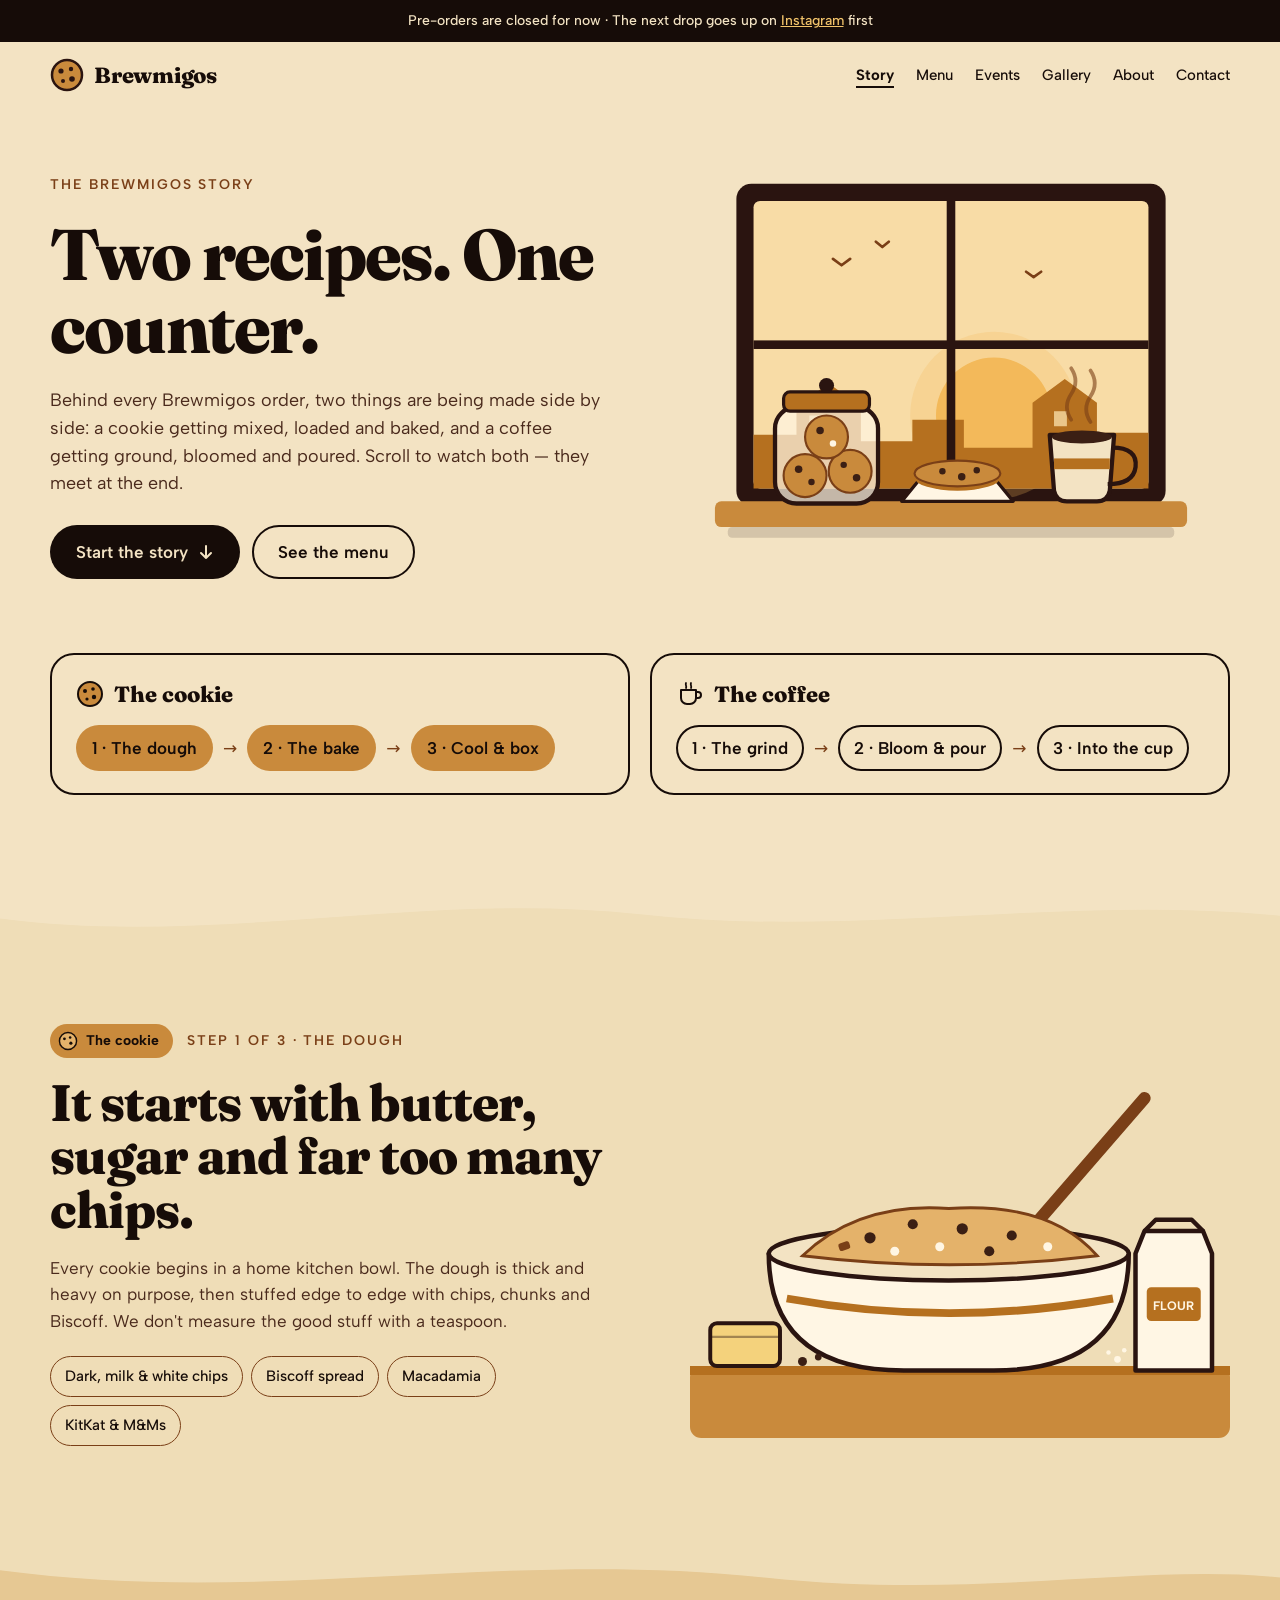
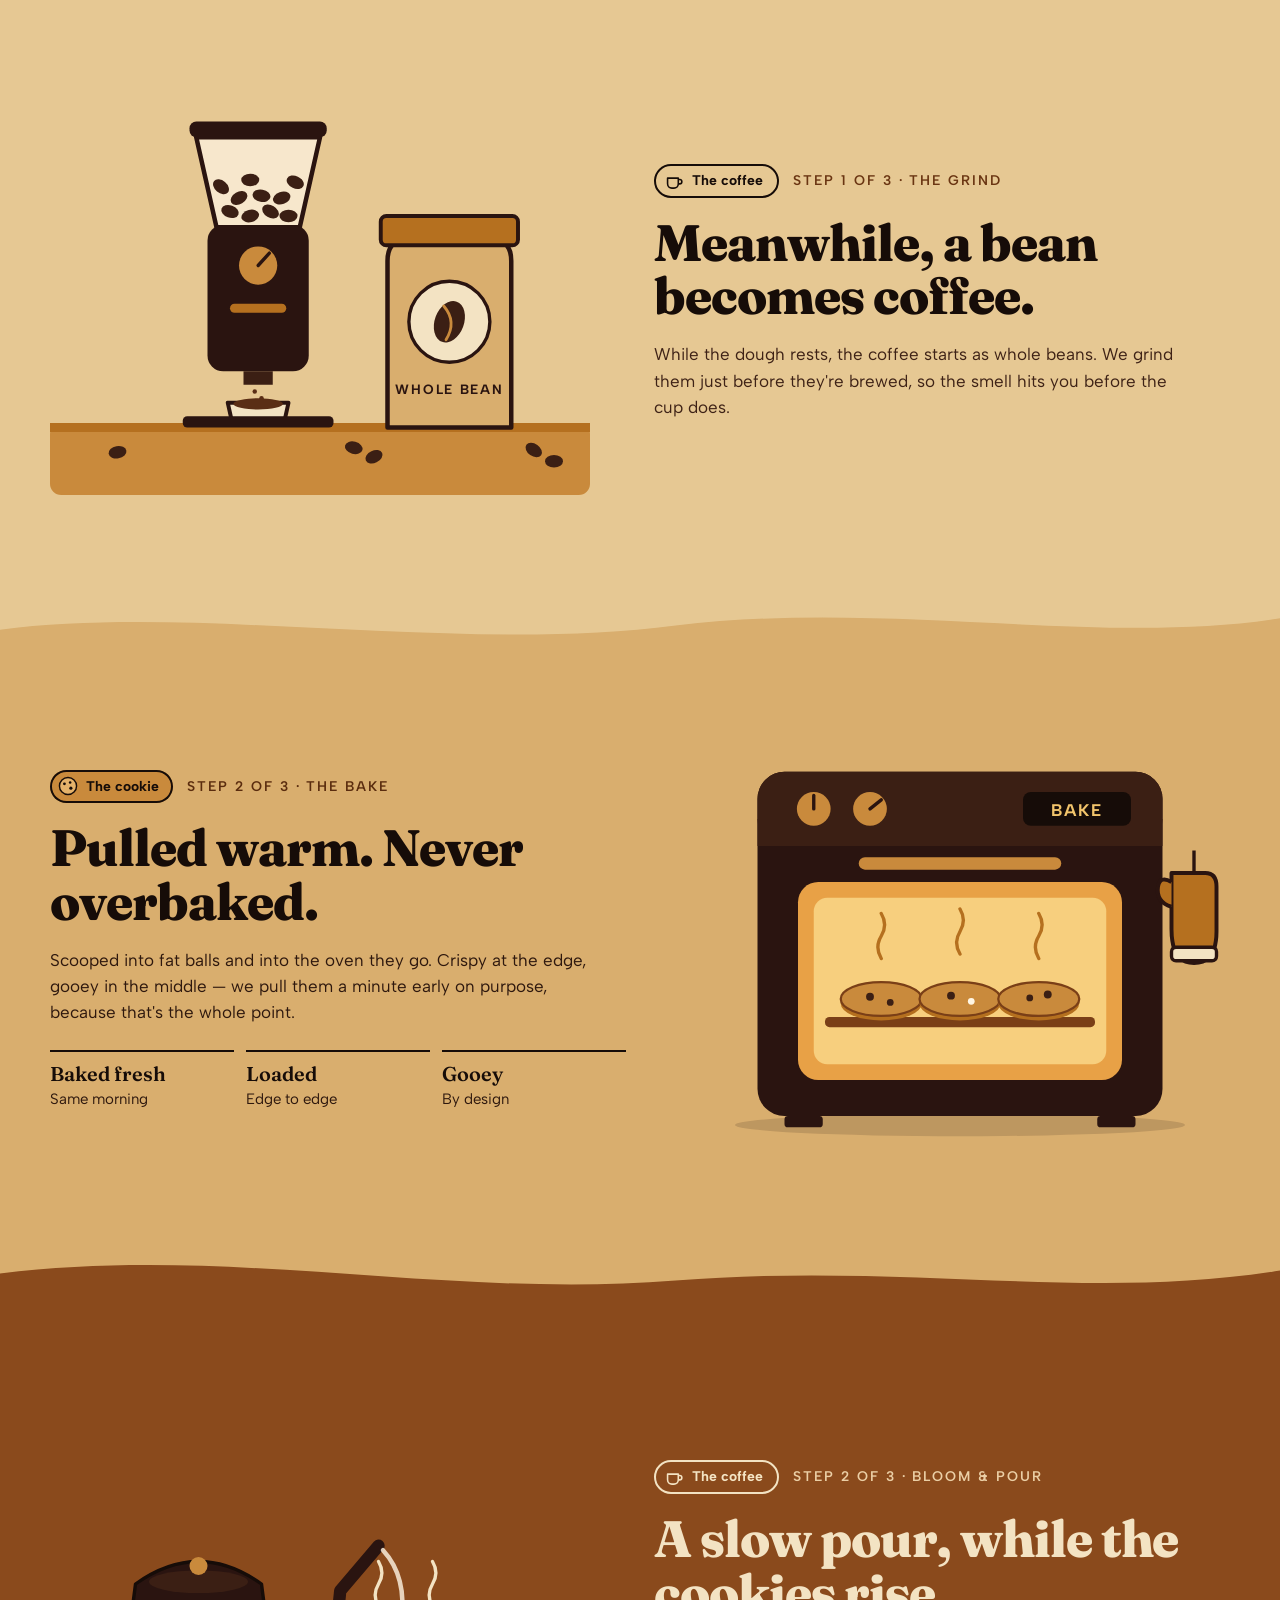
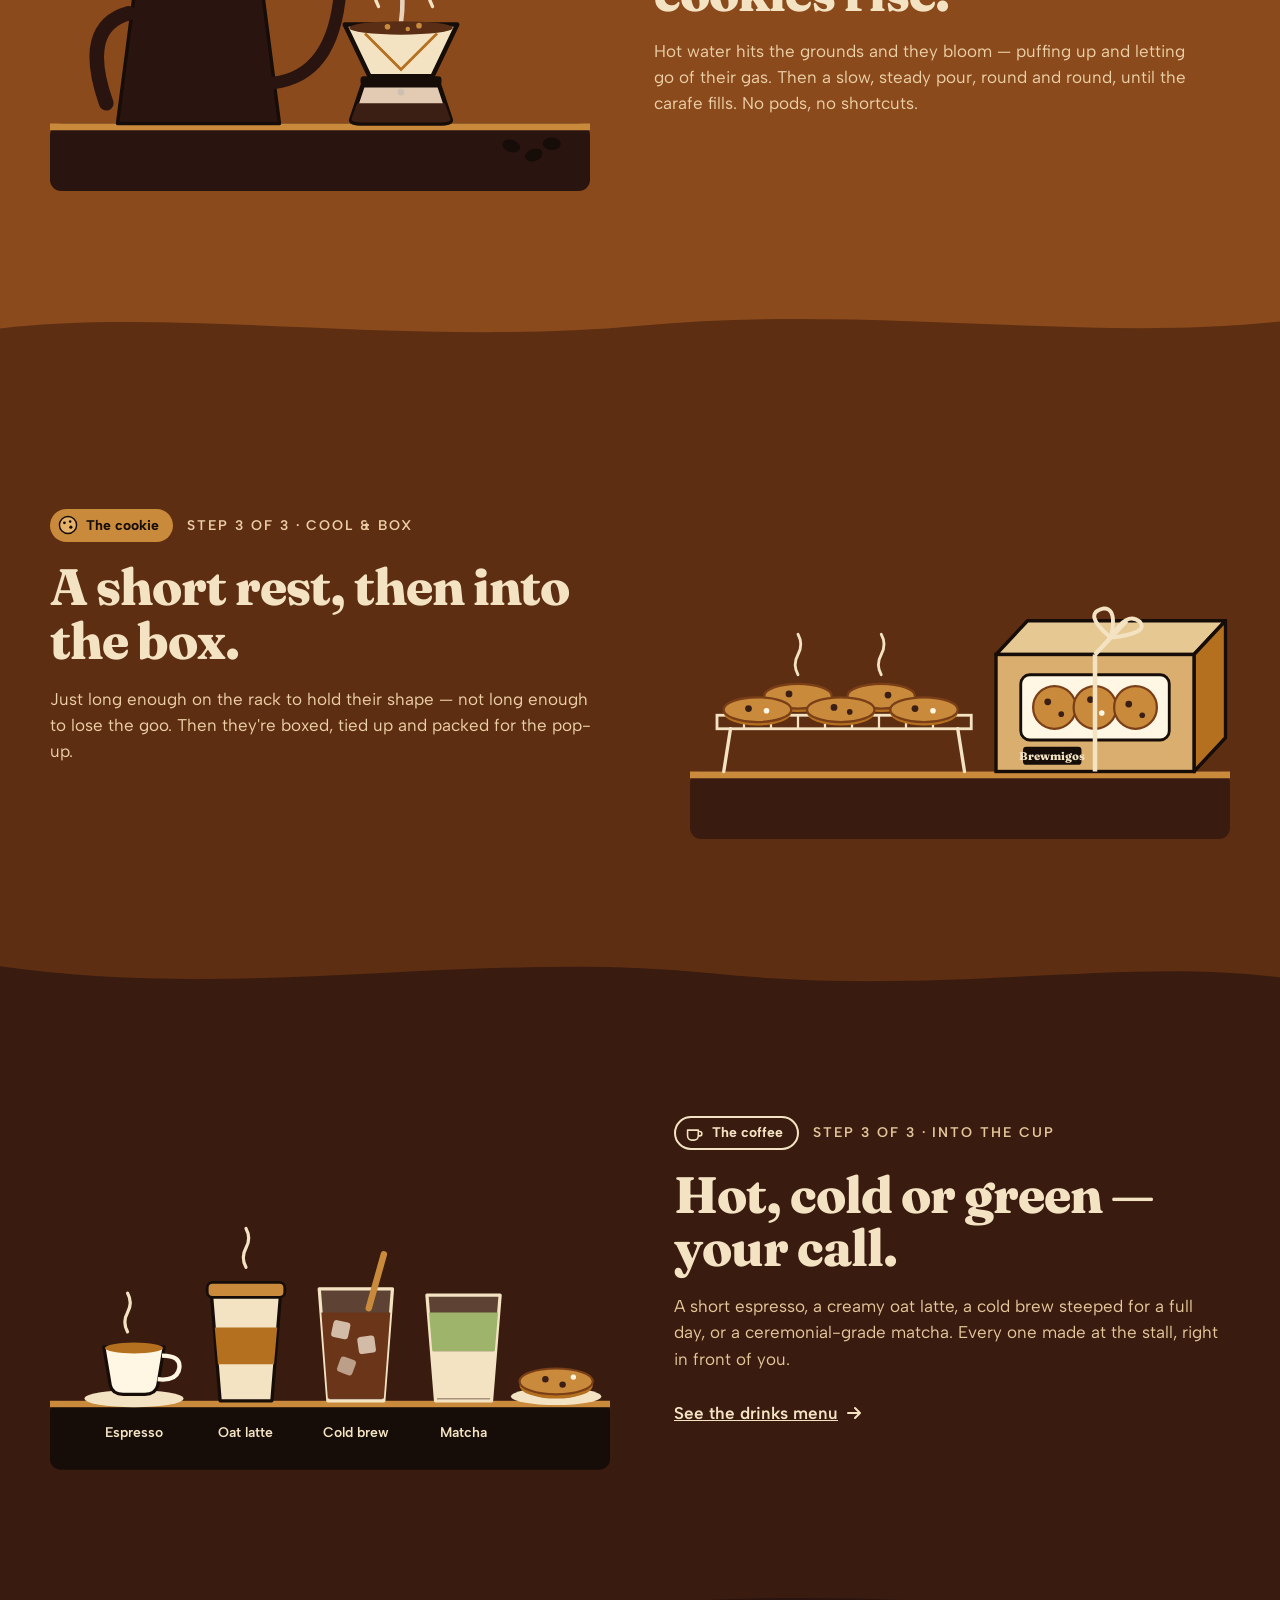
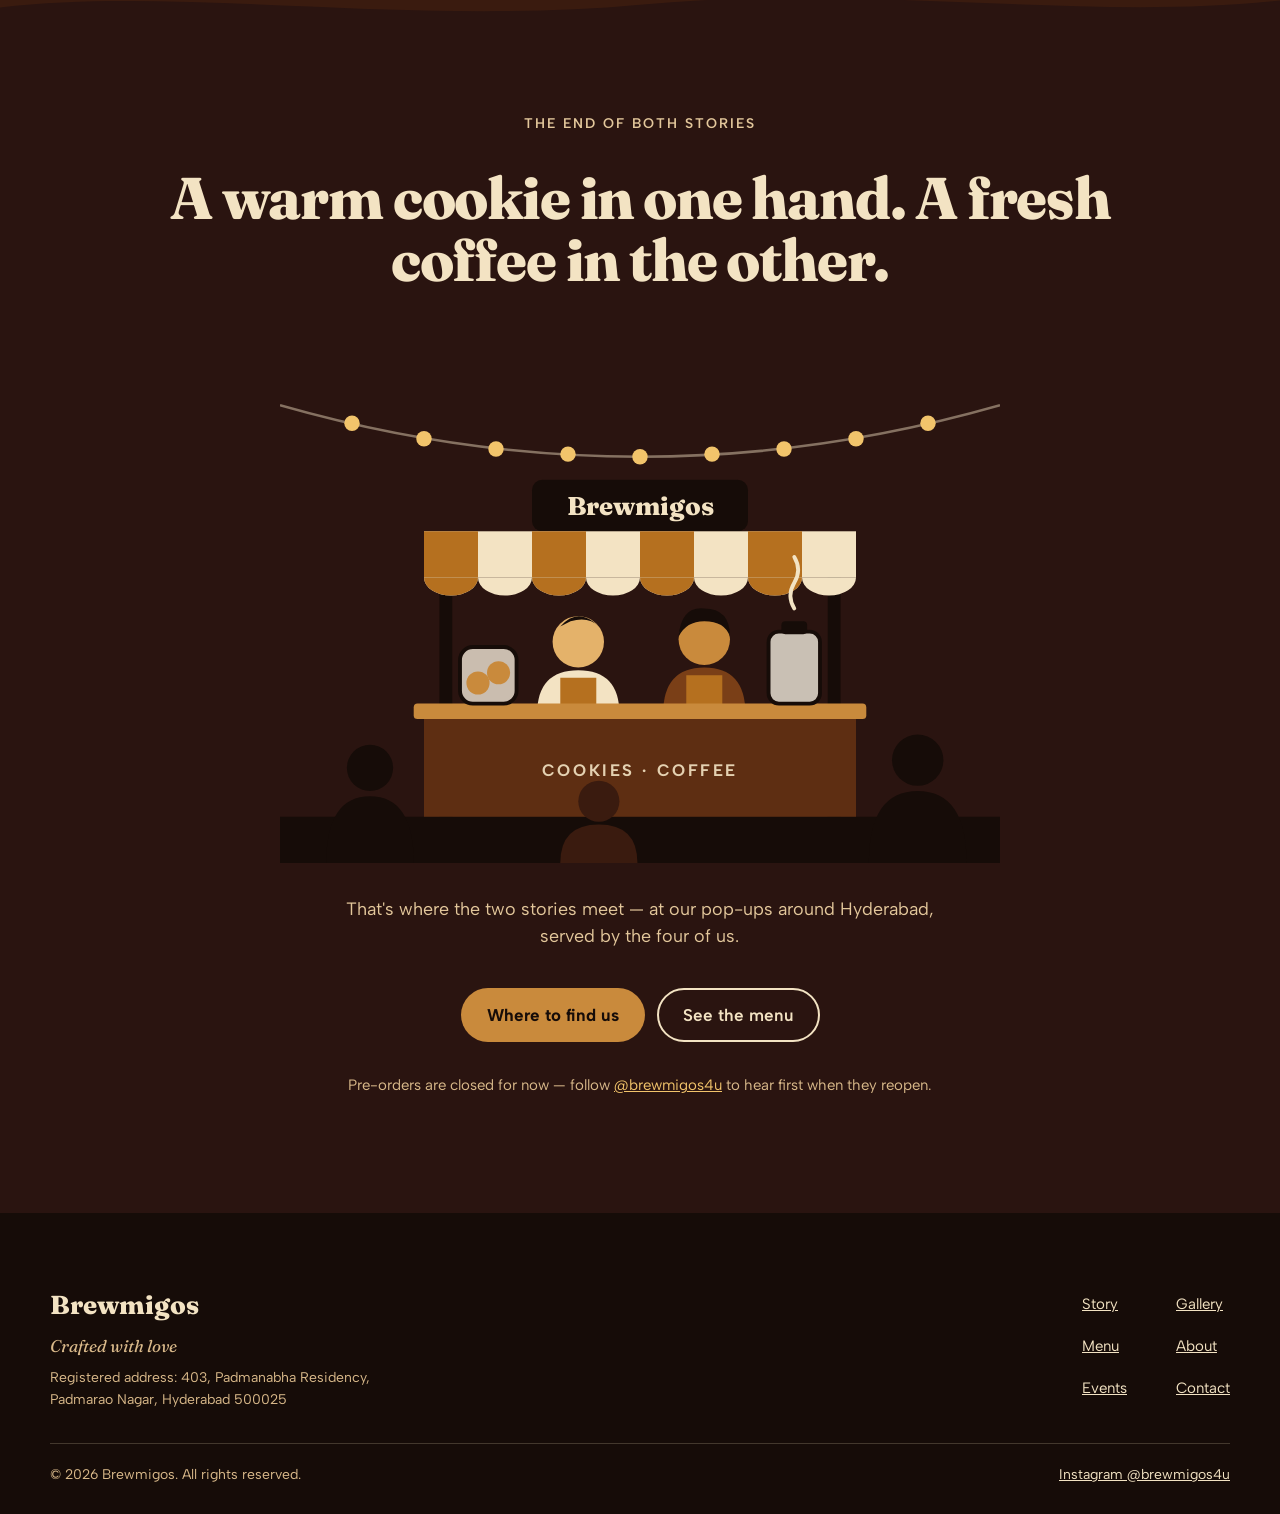
<file: index.html>
<!DOCTYPE html>
<html lang="en">
<head>
  <meta charset="UTF-8" />
  <meta name="viewport" content="width=device-width, initial-scale=1.0" />
  <meta name="theme-color" content="#2A1410" />
  <meta name="description" content="Brewmigos — homemade loaded cookies and freshly brewed coffee at pop-ups in Hyderabad. Follow a cookie and a coffee from bowl and bean to the counter." />
  <link rel="manifest" href="manifest.json" />
  <link rel="icon" type="image/svg+xml" href="icons/favicon.svg" />
  <link rel="apple-touch-icon" href="icons/icon-192.png" />
  <title>Brewmigos — Two recipes, one counter</title>
  <script>document.documentElement.classList.add('js');</script>
  <link rel="preconnect" href="https://fonts.googleapis.com" />
  <link rel="preconnect" href="https://fonts.gstatic.com" crossorigin />
  <link href="https://fonts.googleapis.com/css2?family=Fraunces:ital,opsz,wght@0,9..144,400;0,9..144,600;0,9..144,800;1,9..144,400&family=Albert+Sans:wght@400;500;600;700&display=swap" rel="stylesheet" />
  <link rel="stylesheet" href="style.css" />
</head>
<body>
  <a class="skip" href="#main">Skip to content</a>

  <div class="announce" data-preorder-closed>Pre-orders are closed for now · The next drop goes up on <a href="https://www.instagram.com/brewmigos4u" target="_blank" rel="noopener noreferrer">Instagram</a> first</div>

  <header class="nav" id="nav">
    <div class="nav__inner">
      <a href="index.html" class="nav__logo">
        <svg width="34" height="34" viewBox="0 0 34 34" aria-hidden="true"><circle cx="17" cy="17" r="15" fill="#C98A3C" stroke="#2A1410" stroke-width="2.5"/><circle cx="11" cy="13" r="2.6" fill="#2A1410"/><circle cx="21" cy="11" r="2.2" fill="#2A1410"/><circle cx="22" cy="21" r="2.8" fill="#2A1410"/><circle cx="13" cy="23" r="2" fill="#2A1410"/></svg>
        <span>Brewmigos</span>
      </a>
      <button class="nav__hamburger" id="hamburger" aria-label="Menu" aria-expanded="false" aria-controls="nav-links"><span></span><span></span><span></span></button>
      <nav class="nav__links" id="nav-links" aria-label="Main">
        <a href="index.html" class="nav__link" aria-current="page">Story</a>
        <a href="menu.html" class="nav__link">Menu</a>
        <a href="events.html" class="nav__link">Events</a>
        <a href="gallery.html" class="nav__link">Gallery</a>
        <a href="about.html" class="nav__link">About</a>
        <a href="contact.html" class="nav__link">Contact</a>
        <button class="nav__install" data-install-open hidden>
          <svg width="18" height="18" viewBox="0 0 24 24" aria-hidden="true"><path d="M12 3v12M7 10l5 5 5-5M5 21h14" fill="none" stroke="currentColor" stroke-width="2" stroke-linecap="round" stroke-linejoin="round"/></svg>
          Install app
        </button>
        <button class="btn btn--gold btn--sm" data-preorder-open hidden>Pre-order</button>
      </nav>
    </div>
  </header>

  <main id="main">

    <!-- ── Hero ───────────────────────────────────────────────────────────── -->
    <section class="hero">
      <div class="container split">
        <div class="split__text">
          <p class="eyebrow">The Brewmigos story</p>
          <h1 class="display">Two recipes. One counter.</h1>
          <p class="lede">Behind every Brewmigos order, two things are being made side by side: a cookie getting mixed, loaded and baked, and a coffee getting ground, bloomed and poured. Scroll to watch both — they meet at the end.</p>
          <div class="btn-row">
            <a href="#cookie-1" class="btn btn--dark">Start the story
              <svg width="16" height="16" viewBox="0 0 16 16" aria-hidden="true"><path d="M8 2v12M3 9l5 5 5-5" fill="none" stroke="currentColor" stroke-width="2" stroke-linecap="round" stroke-linejoin="round"/></svg>
            </a>
            <a href="menu.html" class="btn btn--outline">See the menu</a>
          </div>
        </div>
        <div class="split__art">
          <svg viewBox="0 0 520 380" role="img" aria-label="A kitchen window at sunrise: a jar of cookies and a steaming mug of coffee on the sill">
            <rect x="60" y="10" width="400" height="300" rx="14" fill="#2A1410"/>
            <rect x="76" y="26" width="368" height="268" rx="6" fill="#F8DCA6"/>
            <circle cx="300" cy="226" r="54" fill="#F2B95A"/>
            <circle cx="300" cy="226" r="78" fill="#F2B95A" opacity="0.25"/>
            <path d="M150 80 l8 6 l8 -6 M190 64 l6 5 l6 -5 M330 92 l7 5 l7 -5" fill="none" stroke="#7A3F17" stroke-width="2.5" stroke-linecap="round" stroke-linejoin="round"/>
            <path d="M76 294 L76 244 L116 244 L116 218 L146 196 L176 218 L176 250 L224 250 L224 230 L272 230 L272 256 L336 256 L336 214 L366 192 L396 214 L396 242 L444 242 L444 294 Z" fill="#B5701F"/>
            <rect x="128" y="226" width="12" height="14" fill="#F8DCA6" opacity="0.8"/>
            <rect x="356" y="222" width="12" height="14" fill="#F8DCA6" opacity="0.8"/>
            <rect x="256" y="26" width="8" height="268" fill="#2A1410"/>
            <rect x="76" y="156" width="368" height="8" fill="#2A1410"/>
            <rect x="40" y="306" width="440" height="24" rx="6" fill="#C98A3C"/>
            <rect x="52" y="330" width="416" height="10" rx="4" fill="#160C08" opacity="0.14"/>
            <rect x="96" y="218" width="96" height="90" rx="20" fill="#FFF6E4" fill-opacity="0.72" stroke="#2A1410" stroke-width="4"/>
            <rect x="104" y="204" width="80" height="18" rx="6" fill="#B5701F" stroke="#2A1410" stroke-width="3"/>
            <circle cx="144" cy="198" r="7" fill="#2A1410"/>
            <circle cx="124" cy="282" r="20" fill="#C98A3C" stroke="#7A3F17" stroke-width="2"/>
            <circle cx="166" cy="278" r="20" fill="#C98A3C" stroke="#7A3F17" stroke-width="2"/>
            <circle cx="144" cy="246" r="20" fill="#C98A3C" stroke="#7A3F17" stroke-width="2"/>
            <circle cx="118" cy="276" r="3.5" fill="#3B1F14"/><circle cx="130" cy="288" r="3" fill="#3B1F14"/>
            <circle cx="160" cy="272" r="3" fill="#3B1F14"/><circle cx="172" cy="284" r="3.5" fill="#3B1F14"/>
            <circle cx="138" cy="240" r="3.5" fill="#3B1F14"/><circle cx="150" cy="252" r="3" fill="#FFF6E4"/>
            <path d="M214 306 L232 284 L300 284 L318 306 Z" fill="#FFF6E4" stroke="#2A1410" stroke-width="3" stroke-linejoin="round"/>
            <ellipse cx="266" cy="284" rx="40" ry="12" fill="#B5701F"/>
            <ellipse cx="266" cy="280" rx="40" ry="12" fill="#C98A3C" stroke="#7A3F17" stroke-width="2"/>
            <circle cx="252" cy="278" r="3" fill="#3B1F14"/><circle cx="270" cy="283" r="3.5" fill="#3B1F14"/><circle cx="284" cy="277" r="3" fill="#3B1F14"/>
            <path d="M352 244 L412 244 L408 296 Q406 306 396 306 L368 306 Q358 306 356 296 Z" fill="#F3E3C3" stroke="#2A1410" stroke-width="4" stroke-linejoin="round"/>
            <path d="M410 256 Q434 256 432 274 Q430 290 406 290" fill="none" stroke="#2A1410" stroke-width="4"/>
            <ellipse cx="382" cy="246" rx="28" ry="6" fill="#3B1F14"/>
            <rect x="356" y="266" width="52" height="10" fill="#B5701F"/>
            <path class="steam" d="M372 230 q-8 -12 0 -24 q8 -12 0 -24" fill="none" stroke="#7A3F17" stroke-width="3.5" stroke-linecap="round" opacity="0.6"/>
            <path class="steam d2" d="M390 232 q-8 -12 0 -24 q8 -12 0 -24" fill="none" stroke="#7A3F17" stroke-width="3.5" stroke-linecap="round" opacity="0.6"/>
          </svg>
        </div>
      </div>

      <div class="container tracks">
        <div class="track track--cookie reveal">
          <p class="track__title">
            <svg width="28" height="28" viewBox="0 0 28 28" aria-hidden="true"><circle cx="14" cy="14" r="12" fill="#C98A3C" stroke="#160C08" stroke-width="2"/><circle cx="9" cy="11" r="2" fill="#160C08"/><circle cx="17" cy="9" r="1.8" fill="#160C08"/><circle cx="18" cy="17" r="2.2" fill="#160C08"/><circle cx="11" cy="19" r="1.6" fill="#160C08"/></svg>
            The cookie
          </p>
          <ol class="track__steps">
            <li><a href="#cookie-1">1 · The dough</a></li>
            <li class="track__arrow" aria-hidden="true">→</li>
            <li><a href="#cookie-2">2 · The bake</a></li>
            <li class="track__arrow" aria-hidden="true">→</li>
            <li><a href="#cookie-3">3 · Cool &amp; box</a></li>
          </ol>
        </div>
        <div class="track track--coffee reveal">
          <p class="track__title">
            <svg width="28" height="28" viewBox="0 0 28 28" aria-hidden="true"><path d="M5 10h15v8a6 6 0 0 1-6 6h-3a6 6 0 0 1-6-6z" fill="#F3E3C3" stroke="#160C08" stroke-width="2" stroke-linejoin="round"/><path d="M20 12h2a3 3 0 0 1 0 6h-2" fill="none" stroke="#160C08" stroke-width="2"/><path d="M10 3c-1 2 1 3 0 5M15 3c-1 2 1 3 0 5" fill="none" stroke="#160C08" stroke-width="1.8" stroke-linecap="round"/></svg>
            The coffee
          </p>
          <ol class="track__steps">
            <li><a href="#coffee-1">1 · The grind</a></li>
            <li class="track__arrow" aria-hidden="true">→</li>
            <li><a href="#coffee-2">2 · Bloom &amp; pour</a></li>
            <li class="track__arrow" aria-hidden="true">→</li>
            <li><a href="#coffee-3">3 · Into the cup</a></li>
          </ol>
        </div>
      </div>

      <svg class="wave" aria-hidden="true" viewBox="0 0 1440 90" preserveAspectRatio="none"><path d="M0 50 C240 90 480 10 720 44 C960 78 1200 16 1440 46 L1440 90 L0 90 Z" fill="#EFDDB7"/></svg>
    </section>

    <!-- ── Cookie 1: the dough ────────────────────────────────────────────── -->
    <section id="cookie-1" class="band band--1">
      <div class="container split band__body">
        <div class="split__text reveal">
          <div class="step">
            <span class="pill pill--cookie"><svg width="20" height="20" viewBox="0 0 28 28" aria-hidden="true"><circle cx="14" cy="14" r="12" fill="#E4B26A" stroke="#160C08" stroke-width="2"/><circle cx="9" cy="11" r="2" fill="#160C08"/><circle cx="17" cy="9" r="1.8" fill="#160C08"/><circle cx="18" cy="17" r="2.2" fill="#160C08"/></svg>The cookie</span>
            <span class="step__label">Step 1 of 3 · The dough</span>
          </div>
          <h2 class="h2">It starts with butter, sugar and far too many chips.</h2>
          <p class="body">Every cookie begins in a home kitchen bowl. The dough is thick and heavy on purpose, then stuffed edge to edge with chips, chunks and Biscoff. We don't measure the good stuff with a teaspoon.</p>
          <ul class="chips">
            <li>Dark, milk &amp; white chips</li>
            <li>Biscoff spread</li>
            <li>Macadamia</li>
            <li>KitKat &amp; M&amp;Ms</li>
          </ul>
        </div>
        <div class="split__art reveal">
          <svg viewBox="0 0 480 360" role="img" aria-label="A mixing bowl of cookie dough studded with chips, a wooden spoon, a butter block and a bag of flour on the counter">
            <rect x="0" y="296" width="480" height="64" rx="10" fill="#C98A3C"/>
            <rect x="0" y="296" width="480" height="8" fill="#B5701F"/>
            <path d="M396 300 L396 196 L404 176 L456 176 L464 196 L464 300 Z" fill="#FFF6E4" stroke="#2A1410" stroke-width="4" stroke-linejoin="round"/>
            <path d="M404 176 L414 166 L446 166 L456 176" fill="none" stroke="#2A1410" stroke-width="4" stroke-linejoin="round"/>
            <rect x="406" y="226" width="48" height="30" rx="4" fill="#B5701F"/>
            <text x="430" y="246" text-anchor="middle" font-family="Albert Sans, sans-serif" font-weight="700" font-size="11" fill="#FFF6E4">FLOUR</text>
            <circle cx="380" cy="290" r="3" fill="#FFF6E4"/><circle cx="372" cy="284" r="2" fill="#FFF6E4"/><circle cx="386" cy="282" r="2" fill="#FFF6E4"/>
            <line x1="300" y1="178" x2="404" y2="58" stroke="#7A3F17" stroke-width="11" stroke-linecap="round"/>
            <path d="M70 196 Q70 300 190 300 L270 300 Q390 300 390 196 Z" fill="#FFF6E4" stroke="#2A1410" stroke-width="4" stroke-linejoin="round"/>
            <path d="M86 236 Q230 262 376 236" fill="none" stroke="#B5701F" stroke-width="7"/>
            <ellipse cx="230" cy="196" rx="160" ry="24" fill="#F3E3C3" stroke="#2A1410" stroke-width="4"/>
            <path d="M100 198 Q150 150 230 156 Q320 150 362 198 Q230 214 100 198 Z" fill="#E4B26A" stroke="#7A3F17" stroke-width="2.5"/>
            <circle cx="160" cy="182" r="5" fill="#3B1F14"/><circle cx="198" cy="170" r="4.5" fill="#3B1F14"/>
            <circle cx="242" cy="174" r="5" fill="#3B1F14"/><circle cx="286" cy="180" r="4.5" fill="#3B1F14"/>
            <circle cx="222" cy="190" r="4" fill="#FFF6E4"/><circle cx="266" cy="194" r="4.5" fill="#3B1F14"/>
            <circle cx="182" cy="194" r="4" fill="#FFF6E4"/><circle cx="318" cy="190" r="4" fill="#FFF6E4"/>
            <rect x="132" y="186" width="10" height="7" rx="2" fill="#7A3F17" transform="rotate(-18 137 189)"/>
            <rect x="18" y="258" width="62" height="38" rx="6" fill="#F4D27C" stroke="#2A1410" stroke-width="3.5"/>
            <path d="M18 270 L80 270" stroke="#2A1410" stroke-width="2" opacity="0.4"/>
            <circle cx="100" cy="292" r="4" fill="#3B1F14"/><circle cx="114" cy="288" r="3" fill="#3B1F14"/>
          </svg>
        </div>
      </div>
      <svg class="wave" aria-hidden="true" viewBox="0 0 1440 90" preserveAspectRatio="none"><path d="M0 30 C300 80 560 0 860 40 C1100 72 1280 20 1440 40 L1440 90 L0 90 Z" fill="#E6C893"/></svg>
    </section>

    <!-- ── Coffee 1: the grind ────────────────────────────────────────────── -->
    <section id="coffee-1" class="band band--2">
      <div class="container split split--rev band__body">
        <div class="split__art reveal">
          <svg viewBox="0 0 480 360" role="img" aria-label="A burr grinder full of whole coffee beans, fresh grounds falling into the catch cup, beside a bag of beans">
            <rect x="0" y="296" width="480" height="64" rx="10" fill="#C98A3C"/>
            <rect x="0" y="296" width="480" height="8" fill="#B5701F"/>
            <rect x="124" y="28" width="122" height="14" rx="6" fill="#2A1410"/>
            <path d="M130 42 L240 42 L222 122 L148 122 Z" fill="#FFF6E4" fill-opacity="0.7" stroke="#2A1410" stroke-width="4" stroke-linejoin="round"/>
            <g fill="#3B1F14"><ellipse cx="160" cy="108" rx="8" ry="5.5" transform="rotate(20 160 108)"/><ellipse cx="178" cy="112" rx="8" ry="5.5" transform="rotate(-15 178 112)"/><ellipse cx="196" cy="108" rx="8" ry="5.5" transform="rotate(30 196 108)"/><ellipse cx="212" cy="112" rx="8" ry="5.5"/><ellipse cx="168" cy="96" rx="8" ry="5.5" transform="rotate(-30 168 96)"/><ellipse cx="188" cy="94" rx="8" ry="5.5" transform="rotate(10 188 94)"/><ellipse cx="206" cy="96" rx="8" ry="5.5" transform="rotate(-20 206 96)"/><ellipse cx="152" cy="86" rx="8" ry="5.5" transform="rotate(40 152 86)"/><ellipse cx="178" cy="80" rx="8" ry="5.5"/><ellipse cx="218" cy="82" rx="8" ry="5.5" transform="rotate(25 218 82)"/></g>
            <rect x="140" y="120" width="90" height="130" rx="14" fill="#2A1410"/>
            <circle cx="185" cy="156" r="17" fill="#C98A3C"/>
            <line x1="185" y1="156" x2="195" y2="145" stroke="#2A1410" stroke-width="3" stroke-linecap="round"/>
            <rect x="160" y="190" width="50" height="8" rx="4" fill="#B5701F"/>
            <rect x="172" y="250" width="26" height="12" fill="#3B1F14"/>
            <circle cx="182" cy="268" r="2" fill="#5A2E15"/><circle cx="188" cy="274" r="2" fill="#5A2E15"/><circle cx="184" cy="280" r="1.8" fill="#5A2E15"/>
            <path d="M158 278 L212 278 L208 296 L162 296 Z" fill="#F3E3C3" stroke="#2A1410" stroke-width="3.5" stroke-linejoin="round"/>
            <ellipse cx="185" cy="279" rx="22" ry="5" fill="#5A2E15"/>
            <rect x="118" y="290" width="134" height="10" rx="4" fill="#2A1410"/>
            <path d="M300 300 L300 152 Q300 134 316 132 L394 132 Q410 134 410 152 L410 300 Z" fill="#D9AE6E" stroke="#2A1410" stroke-width="4" stroke-linejoin="round"/>
            <rect x="294" y="112" width="122" height="26" rx="5" fill="#B5701F" stroke="#2A1410" stroke-width="3.5"/>
            <circle cx="355" cy="206" r="36" fill="#F3E3C3" stroke="#2A1410" stroke-width="3"/>
            <ellipse cx="355" cy="206" rx="13" ry="19" fill="#3B1F14" transform="rotate(20 355 206)"/>
            <path d="M350 192 Q362 206 352 222" fill="none" stroke="#C98A3C" stroke-width="2.5" stroke-linecap="round"/>
            <text x="355" y="270" text-anchor="middle" font-family="Albert Sans, sans-serif" font-weight="700" font-size="12" letter-spacing="1.5" fill="#2A1410">WHOLE BEAN</text>
            <g fill="#3B1F14"><ellipse cx="270" cy="318" rx="8" ry="5.5" transform="rotate(15 270 318)"/><ellipse cx="288" cy="326" rx="8" ry="5.5" transform="rotate(-25 288 326)"/><ellipse cx="430" cy="320" rx="8" ry="5.5" transform="rotate(35 430 320)"/><ellipse cx="448" cy="330" rx="8" ry="5.5"/><ellipse cx="60" cy="322" rx="8" ry="5.5" transform="rotate(-10 60 322)"/></g>
          </svg>
        </div>
        <div class="split__text reveal">
          <div class="step">
            <span class="pill pill--coffee"><svg width="20" height="20" viewBox="0 0 28 28" aria-hidden="true"><path d="M5 10h15v8a6 6 0 0 1-6 6h-3a6 6 0 0 1-6-6z" fill="none" stroke="currentColor" stroke-width="2.2" stroke-linejoin="round"/><path d="M20 12h2a3 3 0 0 1 0 6h-2" fill="none" stroke="currentColor" stroke-width="2.2"/></svg>The coffee</span>
            <span class="step__label">Step 1 of 3 · The grind</span>
          </div>
          <h2 class="h2">Meanwhile, a bean becomes coffee.</h2>
          <p class="body">While the dough rests, the coffee starts as whole beans. We grind them just before they're brewed, so the smell hits you before the cup does.</p>
        </div>
      </div>
      <svg class="wave" aria-hidden="true" viewBox="0 0 1440 90" preserveAspectRatio="none"><path d="M0 46 C220 10 520 80 760 40 C1000 4 1240 70 1440 30 L1440 90 L0 90 Z" fill="#D9AE6E"/></svg>
    </section>

    <!-- ── Cookie 2: the bake ─────────────────────────────────────────────── -->
    <section id="cookie-2" class="band band--3">
      <div class="container split band__body">
        <div class="split__text reveal">
          <div class="step">
            <span class="pill pill--cookie"><svg width="20" height="20" viewBox="0 0 28 28" aria-hidden="true"><circle cx="14" cy="14" r="12" fill="#E4B26A" stroke="#160C08" stroke-width="2"/><circle cx="9" cy="11" r="2" fill="#160C08"/><circle cx="17" cy="9" r="1.8" fill="#160C08"/><circle cx="18" cy="17" r="2.2" fill="#160C08"/></svg>The cookie</span>
            <span class="step__label">Step 2 of 3 · The bake</span>
          </div>
          <h2 class="h2">Pulled warm. Never overbaked.</h2>
          <p class="body">Scooped into fat balls and into the oven they go. Crispy at the edge, gooey in the middle — we pull them a minute early on purpose, because that's the whole point.</p>
          <dl class="facts">
            <div><dt>Baked fresh</dt><dd>Same morning</dd></div>
            <div><dt>Loaded</dt><dd>Edge to edge</dd></div>
            <div><dt>Gooey</dt><dd>By design</dd></div>
          </dl>
        </div>
        <div class="split__art reveal">
          <svg viewBox="0 0 480 360" role="img" aria-label="An oven glowing gold with a tray of cookies baking inside">
            <ellipse cx="240" cy="344" rx="200" ry="10" fill="#160C08" opacity="0.14"/>
            <rect x="60" y="30" width="360" height="306" rx="24" fill="#2A1410"/>
            <rect x="60" y="30" width="360" height="66" rx="24" fill="#3B1F14"/>
            <rect x="60" y="72" width="360" height="24" fill="#3B1F14"/>
            <circle cx="110" cy="63" r="15" fill="#C98A3C"/><line x1="110" y1="63" x2="110" y2="51" stroke="#2A1410" stroke-width="3" stroke-linecap="round"/>
            <circle cx="160" cy="63" r="15" fill="#C98A3C"/><line x1="160" y1="63" x2="170" y2="55" stroke="#2A1410" stroke-width="3" stroke-linecap="round"/>
            <rect x="296" y="48" width="96" height="30" rx="7" fill="#160C08"/>
            <text x="344" y="69" text-anchor="middle" font-family="Albert Sans, sans-serif" font-weight="700" font-size="15" letter-spacing="2" fill="#F2C46B">BAKE</text>
            <rect x="150" y="106" width="180" height="11" rx="5.5" fill="#C98A3C"/>
            <rect x="96" y="128" width="288" height="176" rx="18" fill="#E8A146"/>
            <rect x="110" y="142" width="260" height="148" rx="12" fill="#F7CF7E"/>
            <path class="steam" d="M170 196 q-6 -10 0 -20 q6 -10 0 -20" fill="none" stroke="#B5701F" stroke-width="3" stroke-linecap="round"/>
            <path class="steam d2" d="M240 192 q-6 -10 0 -20 q6 -10 0 -20" fill="none" stroke="#B5701F" stroke-width="3" stroke-linecap="round"/>
            <path class="steam d3" d="M310 196 q-6 -10 0 -20 q6 -10 0 -20" fill="none" stroke="#B5701F" stroke-width="3" stroke-linecap="round"/>
            <rect x="120" y="248" width="240" height="9" rx="4" fill="#7A3F17"/>
            <ellipse cx="170" cy="236" rx="36" ry="15" fill="#B5701F"/><ellipse cx="170" cy="232" rx="36" ry="15" fill="#C98A3C" stroke="#7A3F17" stroke-width="2"/>
            <ellipse cx="240" cy="236" rx="36" ry="15" fill="#B5701F"/><ellipse cx="240" cy="232" rx="36" ry="15" fill="#C98A3C" stroke="#7A3F17" stroke-width="2"/>
            <ellipse cx="310" cy="236" rx="36" ry="15" fill="#B5701F"/><ellipse cx="310" cy="232" rx="36" ry="15" fill="#C98A3C" stroke="#7A3F17" stroke-width="2"/>
            <circle cx="160" cy="230" r="3.5" fill="#3B1F14"/><circle cx="178" cy="235" r="3" fill="#3B1F14"/>
            <circle cx="232" cy="229" r="3.5" fill="#3B1F14"/><circle cx="250" cy="234" r="3" fill="#FFF6E4"/>
            <circle cx="302" cy="231" r="3" fill="#3B1F14"/><circle cx="318" cy="228" r="3.5" fill="#3B1F14"/>
            <rect x="84" y="336" width="34" height="10" rx="3" fill="#2A1410"/>
            <rect x="362" y="336" width="34" height="10" rx="3" fill="#2A1410"/>
            <path d="M428 120 L428 170 Q428 200 448 200 Q468 200 468 172 L468 132 Q468 120 458 120 Z" fill="#B5701F" stroke="#2A1410" stroke-width="3.5" stroke-linejoin="round"/>
            <path d="M428 150 Q414 146 416 132 Q418 122 428 128" fill="#B5701F" stroke="#2A1410" stroke-width="3.5" stroke-linejoin="round"/>
            <rect x="428" y="186" width="40" height="12" rx="4" fill="#F3E3C3" stroke="#2A1410" stroke-width="3"/>
            <line x1="448" y1="120" x2="448" y2="100" stroke="#2A1410" stroke-width="3"/>
          </svg>
        </div>
      </div>
      <svg class="wave" aria-hidden="true" viewBox="0 0 1440 90" preserveAspectRatio="none"><path d="M0 40 C260 0 500 76 760 50 C1020 24 1220 80 1440 36 L1440 90 L0 90 Z" fill="#8A4A1C"/></svg>
    </section>

    <!-- ── Coffee 2: bloom & pour ─────────────────────────────────────────── -->
    <section id="coffee-2" class="band band--4">
      <div class="container split split--rev band__body">
        <div class="split__art reveal">
          <svg viewBox="0 0 480 360" role="img" aria-label="A gooseneck kettle pouring hot water over coffee grounds in a pour-over dripper, coffee dripping into a glass carafe">
            <rect x="0" y="300" width="480" height="60" rx="10" fill="#2A1410"/>
            <rect x="0" y="300" width="480" height="6" fill="#C98A3C"/>
            <path d="M60 300 L76 176 Q132 136 188 176 L204 300 Z" fill="#2A1410" stroke="#160C08" stroke-width="3" stroke-linejoin="round"/>
            <ellipse cx="132" cy="174" rx="44" ry="10" fill="#3B1F14"/>
            <circle cx="132" cy="160" r="8" fill="#C98A3C"/>
            <path d="M70 202 Q26 214 50 282" fill="none" stroke="#2A1410" stroke-width="13" stroke-linecap="round"/>
            <path d="M198 264 Q252 258 258 182 L292 142" fill="none" stroke="#2A1410" stroke-width="11" stroke-linecap="round" stroke-linejoin="round"/>
            <path d="M296 146 Q318 170 312 210" fill="none" stroke="#FFF6E4" stroke-opacity="0.8" stroke-width="4" stroke-linecap="round"/>
            <path class="steam" d="M292 196 q-6 -10 0 -20 q6 -10 0 -20" fill="none" stroke="#F3E3C3" stroke-width="3" stroke-linecap="round"/>
            <path class="steam d2" d="M340 196 q-6 -10 0 -20 q6 -10 0 -20" fill="none" stroke="#F3E3C3" stroke-width="3" stroke-linecap="round"/>
            <path d="M262 212 L362 212 L340 258 L284 258 Z" fill="#F3E3C3" stroke="#160C08" stroke-width="4" stroke-linejoin="round"/>
            <ellipse cx="312" cy="215" rx="46" ry="6" fill="#5A2E15"/>
            <circle cx="300" cy="214" r="2.5" fill="#C98A3C"/><circle cx="318" cy="216" r="2" fill="#C98A3C"/><circle cx="328" cy="213" r="2.5" fill="#C98A3C"/>
            <path d="M280 220 L312 252 L344 220" fill="none" stroke="#B5701F" stroke-width="2.5"/>
            <rect x="276" y="258" width="72" height="8" rx="3" fill="#160C08"/>
            <circle cx="312" cy="272" r="3" fill="#3B1F14"/>
            <path d="M278 266 L346 266 L356 296 Q358 300 346 300 L278 300 Q266 300 268 296 Z" fill="#FFF6E4" fill-opacity="0.75" stroke="#160C08" stroke-width="4" stroke-linejoin="round"/>
            <path d="M273 282 L351 282 L356 296 Q357 299 346 299 L278 299 Q267 299 268 296 Z" fill="#3B1F14"/>
            <g fill="#160C08"><ellipse cx="410" cy="320" rx="8" ry="5.5" transform="rotate(20 410 320)"/><ellipse cx="430" cy="328" rx="8" ry="5.5" transform="rotate(-20 430 328)"/><ellipse cx="446" cy="318" rx="8" ry="5.5"/></g>
          </svg>
        </div>
        <div class="split__text reveal">
          <div class="step">
            <span class="pill pill--coffee"><svg width="20" height="20" viewBox="0 0 28 28" aria-hidden="true"><path d="M5 10h15v8a6 6 0 0 1-6 6h-3a6 6 0 0 1-6-6z" fill="none" stroke="currentColor" stroke-width="2.2" stroke-linejoin="round"/><path d="M20 12h2a3 3 0 0 1 0 6h-2" fill="none" stroke="currentColor" stroke-width="2.2"/></svg>The coffee</span>
            <span class="step__label">Step 2 of 3 · Bloom &amp; pour</span>
          </div>
          <h2 class="h2">A slow pour, while the cookies rise.</h2>
          <p class="body">Hot water hits the grounds and they bloom — puffing up and letting go of their gas. Then a slow, steady pour, round and round, until the carafe fills. No pods, no shortcuts.</p>
        </div>
      </div>
      <svg class="wave" aria-hidden="true" viewBox="0 0 1440 90" preserveAspectRatio="none"><path d="M0 50 C200 20 460 76 720 46 C980 16 1220 70 1440 40 L1440 90 L0 90 Z" fill="#5E2E12"/></svg>
    </section>

    <!-- ── Cookie 3: cool & box ───────────────────────────────────────────── -->
    <section id="cookie-3" class="band band--5">
      <div class="container split band__body">
        <div class="split__text reveal">
          <div class="step">
            <span class="pill pill--cookie"><svg width="20" height="20" viewBox="0 0 28 28" aria-hidden="true"><circle cx="14" cy="14" r="12" fill="#E4B26A" stroke="#160C08" stroke-width="2"/><circle cx="9" cy="11" r="2" fill="#160C08"/><circle cx="17" cy="9" r="1.8" fill="#160C08"/><circle cx="18" cy="17" r="2.2" fill="#160C08"/></svg>The cookie</span>
            <span class="step__label">Step 3 of 3 · Cool &amp; box</span>
          </div>
          <h2 class="h2">A short rest, then into the box.</h2>
          <p class="body">Just long enough on the rack to hold their shape — not long enough to lose the goo. Then they're boxed, tied up and packed for the pop-up.</p>
        </div>
        <div class="split__art reveal">
          <svg viewBox="0 0 480 360" role="img" aria-label="Cookies cooling on a wire rack beside a kraft box tied with twine, cookies showing through its window">
            <rect x="0" y="300" width="480" height="60" rx="10" fill="#3A1B0F"/>
            <rect x="0" y="300" width="480" height="6" fill="#C98A3C"/>
            <rect x="24" y="250" width="226" height="12" fill="none" stroke="#F3E3C3" stroke-width="2.5"/>
            <path d="M48 250 v12 M72 250 v12 M96 250 v12 M120 250 v12 M144 250 v12 M168 250 v12 M192 250 v12 M216 250 v12" stroke="#F3E3C3" stroke-width="2"/>
            <path d="M36 262 L30 300 M238 262 L244 300" stroke="#F3E3C3" stroke-width="3" stroke-linecap="round"/>
            <ellipse cx="96" cy="236" rx="30" ry="11" fill="#B5701F"/><ellipse cx="96" cy="233" rx="30" ry="11" fill="#C98A3C" stroke="#7A3F17" stroke-width="2"/>
            <ellipse cx="170" cy="236" rx="30" ry="11" fill="#B5701F"/><ellipse cx="170" cy="233" rx="30" ry="11" fill="#C98A3C" stroke="#7A3F17" stroke-width="2"/>
            <ellipse cx="60" cy="248" rx="30" ry="11" fill="#B5701F"/><ellipse cx="60" cy="245" rx="30" ry="11" fill="#C98A3C" stroke="#7A3F17" stroke-width="2"/>
            <ellipse cx="134" cy="248" rx="30" ry="11" fill="#B5701F"/><ellipse cx="134" cy="245" rx="30" ry="11" fill="#C98A3C" stroke="#7A3F17" stroke-width="2"/>
            <ellipse cx="208" cy="248" rx="30" ry="11" fill="#B5701F"/><ellipse cx="208" cy="245" rx="30" ry="11" fill="#C98A3C" stroke="#7A3F17" stroke-width="2"/>
            <circle cx="88" cy="231" r="3" fill="#3B1F14"/><circle cx="176" cy="232" r="3" fill="#3B1F14"/><circle cx="52" cy="244" r="3" fill="#3B1F14"/><circle cx="68" cy="246" r="2.5" fill="#FFF6E4"/><circle cx="128" cy="243" r="3" fill="#3B1F14"/><circle cx="142" cy="247" r="2.5" fill="#3B1F14"/><circle cx="200" cy="244" r="3" fill="#3B1F14"/><circle cx="216" cy="246" r="2.5" fill="#FFF6E4"/>
            <path class="steam" d="M96 214 q-5 -9 0 -18 q5 -9 0 -18" fill="none" stroke="#F3E3C3" stroke-width="2.5" stroke-linecap="round"/>
            <path class="steam d3" d="M170 214 q-5 -9 0 -18 q5 -9 0 -18" fill="none" stroke="#F3E3C3" stroke-width="2.5" stroke-linecap="round"/>
            <path d="M272 196 L300 166 L476 166 L448 196 Z" fill="#E6C893" stroke="#160C08" stroke-width="3" stroke-linejoin="round"/>
            <path d="M448 196 L476 166 L476 270 L448 300 Z" fill="#B5701F" stroke="#160C08" stroke-width="3" stroke-linejoin="round"/>
            <rect x="272" y="196" width="176" height="104" fill="#D9AE6E" stroke="#160C08" stroke-width="3"/>
            <rect x="294" y="214" width="132" height="58" rx="8" fill="#FFF6E4" stroke="#160C08" stroke-width="2.5"/>
            <circle cx="324" cy="243" r="19" fill="#C98A3C" stroke="#7A3F17" stroke-width="2"/>
            <circle cx="360" cy="243" r="19" fill="#C98A3C" stroke="#7A3F17" stroke-width="2"/>
            <circle cx="396" cy="243" r="19" fill="#C98A3C" stroke="#7A3F17" stroke-width="2"/>
            <circle cx="318" cy="238" r="3" fill="#3B1F14"/><circle cx="330" cy="249" r="2.5" fill="#3B1F14"/><circle cx="356" cy="236" r="3" fill="#3B1F14"/><circle cx="366" cy="248" r="2.5" fill="#FFF6E4"/><circle cx="390" cy="240" r="3" fill="#3B1F14"/><circle cx="402" cy="250" r="2.5" fill="#3B1F14"/>
            <path d="M360 196 V300 M360 196 L388 166" stroke="#F3E3C3" stroke-width="4"/>
            <path d="M374 181 q-26 -22 -6 -26 q12 0 6 26 q14 -24 26 -14 q8 10 -26 14" fill="none" stroke="#F3E3C3" stroke-width="3.5" stroke-linejoin="round"/>
            <rect x="296" y="278" width="52" height="16" rx="3" fill="#160C08"/>
            <text x="322" y="290" text-anchor="middle" font-family="Fraunces, Georgia, serif" font-weight="800" font-size="10" fill="#F3E3C3">Brewmigos</text>
          </svg>
        </div>
      </div>
      <svg class="wave" aria-hidden="true" viewBox="0 0 1440 90" preserveAspectRatio="none"><path d="M0 34 C280 84 540 10 800 44 C1060 78 1260 20 1440 50 L1440 90 L0 90 Z" fill="#3A1B0F"/></svg>
    </section>

    <!-- ── Coffee 3: into the cup ─────────────────────────────────────────── -->
    <section id="coffee-3" class="band band--6">
      <div class="container split split--rev band__body">
        <div class="split__art reveal" style="max-width: 560px">
          <svg viewBox="0 0 520 360" role="img" aria-label="Four drinks lined up on the counter: an espresso, an oat milk latte, a cold brew over ice and a matcha latte, with a cookie on a plate">
            <rect x="0" y="296" width="520" height="64" rx="10" fill="#160C08"/>
            <rect x="0" y="296" width="520" height="6" fill="#C98A3C"/>
            <ellipse cx="78" cy="294" rx="46" ry="8" fill="#F3E3C3"/>
            <path d="M50 246 L106 246 L100 282 Q98 290 88 290 L68 290 Q58 290 56 282 Z" fill="#FFF6E4" stroke="#160C08" stroke-width="3" stroke-linejoin="round"/>
            <path d="M104 254 Q122 254 120 266 Q118 278 100 276" fill="none" stroke="#FFF6E4" stroke-width="4"/>
            <ellipse cx="78" cy="247" rx="27" ry="5" fill="#B5701F"/>
            <path class="steam" d="M72 232 q-5 -9 0 -18 q5 -9 0 -18" fill="none" stroke="#F3E3C3" stroke-width="3" stroke-linecap="round"/>
            <path d="M150 198 L214 198 L206 296 L158 296 Z" fill="#F3E3C3" stroke="#160C08" stroke-width="3" stroke-linejoin="round"/>
            <rect x="146" y="186" width="72" height="14" rx="5" fill="#C98A3C" stroke="#160C08" stroke-width="2.5"/>
            <path d="M153 228 L211 228 L208 262 L156 262 Z" fill="#B5701F"/>
            <path class="steam d2" d="M182 172 q-5 -9 0 -18 q5 -9 0 -18" fill="none" stroke="#F3E3C3" stroke-width="3" stroke-linecap="round"/>
            <path d="M250 192 L318 192 L310 296 L258 296 Z" fill="#FFF6E4" fill-opacity="0.18" stroke="#F3E3C3" stroke-width="3" stroke-linejoin="round"/>
            <path d="M252 214 L316 214 L310 294 L258 294 Z" fill="#6B3519"/>
            <rect x="262" y="222" width="16" height="16" rx="3" fill="#FFF6E4" opacity="0.7" transform="rotate(12 270 230)"/>
            <rect x="286" y="236" width="16" height="16" rx="3" fill="#FFF6E4" opacity="0.7" transform="rotate(-8 294 244)"/>
            <rect x="268" y="256" width="15" height="15" rx="3" fill="#FFF6E4" opacity="0.55" transform="rotate(20 275 263)"/>
            <line x1="296" y1="210" x2="310" y2="160" stroke="#C98A3C" stroke-width="6" stroke-linecap="round"/>
            <path d="M350 198 L418 198 L410 296 L358 296 Z" fill="#FFF6E4" fill-opacity="0.18" stroke="#F3E3C3" stroke-width="3" stroke-linejoin="round"/>
            <path d="M352 214 L416 214 L413 250 L355 250 Z" fill="#9DB46A"/>
            <path d="M355 250 L413 250 L410 294 L358 294 Z" fill="#F3E3C3"/>
            <ellipse cx="470" cy="292" rx="42" ry="8" fill="#F3E3C3"/>
            <ellipse cx="470" cy="282" rx="34" ry="12" fill="#B5701F"/>
            <ellipse cx="470" cy="278" rx="34" ry="12" fill="#C98A3C" stroke="#7A3F17" stroke-width="2"/>
            <circle cx="460" cy="276" r="3" fill="#3B1F14"/><circle cx="476" cy="281" r="3" fill="#3B1F14"/><circle cx="486" cy="274" r="2.5" fill="#FFF6E4"/>
            <text x="78" y="330" text-anchor="middle" font-family="Albert Sans, sans-serif" font-weight="600" font-size="13" fill="#F3E3C3">Espresso</text>
            <text x="182" y="330" text-anchor="middle" font-family="Albert Sans, sans-serif" font-weight="600" font-size="13" fill="#F3E3C3">Oat latte</text>
            <text x="284" y="330" text-anchor="middle" font-family="Albert Sans, sans-serif" font-weight="600" font-size="13" fill="#F3E3C3">Cold brew</text>
            <text x="384" y="330" text-anchor="middle" font-family="Albert Sans, sans-serif" font-weight="600" font-size="13" fill="#F3E3C3">Matcha</text>
          </svg>
        </div>
        <div class="split__text reveal">
          <div class="step">
            <span class="pill pill--coffee"><svg width="20" height="20" viewBox="0 0 28 28" aria-hidden="true"><path d="M5 10h15v8a6 6 0 0 1-6 6h-3a6 6 0 0 1-6-6z" fill="none" stroke="currentColor" stroke-width="2.2" stroke-linejoin="round"/><path d="M20 12h2a3 3 0 0 1 0 6h-2" fill="none" stroke="currentColor" stroke-width="2.2"/></svg>The coffee</span>
            <span class="step__label">Step 3 of 3 · Into the cup</span>
          </div>
          <h2 class="h2">Hot, cold or green — your call.</h2>
          <p class="body">A short espresso, a creamy oat latte, a cold brew steeped for a full day, or a ceremonial-grade matcha. Every one made at the stall, right in front of you.</p>
          <a href="menu.html" class="link-arrow">See the drinks menu
            <svg width="16" height="16" viewBox="0 0 16 16" aria-hidden="true"><path d="M2 8h12M9 3l5 5-5 5" fill="none" stroke="currentColor" stroke-width="2" stroke-linecap="round" stroke-linejoin="round"/></svg>
          </a>
        </div>
      </div>
      <svg class="wave" aria-hidden="true" viewBox="0 0 1440 90" preserveAspectRatio="none"><path d="M0 50 C200 20 460 76 720 46 C980 16 1220 70 1440 40 L1440 90 L0 90 Z" fill="#2A1410"/></svg>
    </section>

    <!-- ── Finale ─────────────────────────────────────────────────────────── -->
    <section id="together" class="finale">
      <div class="container finale__inner">
        <p class="eyebrow reveal">The end of both stories</p>
        <h2 class="h2 reveal">A warm cookie in one hand. A fresh coffee in the other.</h2>
        <div class="finale__art reveal">
          <svg viewBox="0 0 560 420" role="img" aria-label="The Brewmigos stall under string lights: two of us behind the counter with a cookie jar and coffee urn, customers queuing in front">
            <path d="M0 64 Q280 144 560 64" fill="none" stroke="#F3E3C3" stroke-opacity="0.45" stroke-width="2"/>
            <circle class="bulb" cx="56" cy="78" r="6" fill="#F2C46B"/>
            <circle class="bulb d2" cx="112" cy="90" r="6" fill="#F2C46B"/>
            <circle class="bulb d3" cx="168" cy="98" r="6" fill="#F2C46B"/>
            <circle class="bulb" cx="224" cy="102" r="6" fill="#F2C46B"/>
            <circle class="bulb d2" cx="280" cy="104" r="6" fill="#F2C46B"/>
            <circle class="bulb d3" cx="336" cy="102" r="6" fill="#F2C46B"/>
            <circle class="bulb" cx="392" cy="98" r="6" fill="#F2C46B"/>
            <circle class="bulb d2" cx="448" cy="90" r="6" fill="#F2C46B"/>
            <circle class="bulb d3" cx="504" cy="78" r="6" fill="#F2C46B"/>
            <rect x="0" y="384" width="560" height="36" fill="#160C08"/>
            <rect x="124" y="170" width="10" height="214" fill="#160C08"/>
            <rect x="426" y="170" width="10" height="214" fill="#160C08"/>
            <rect x="196" y="122" width="168" height="40" rx="8" fill="#160C08"/>
            <text x="280" y="149" text-anchor="middle" font-family="Fraunces, Georgia, serif" font-weight="800" font-size="20" fill="#F3E3C3">Brewmigos</text>
            <rect x="112" y="162" width="336" height="36" fill="#F3E3C3"/>
            <rect x="112" y="162" width="42" height="36" fill="#B5701F"/>
            <rect x="196" y="162" width="42" height="36" fill="#B5701F"/>
            <rect x="280" y="162" width="42" height="36" fill="#B5701F"/>
            <rect x="364" y="162" width="42" height="36" fill="#B5701F"/>
            <path d="M112 198 a21 14 0 0 0 42 0 a21 14 0 0 0 42 0 a21 14 0 0 0 42 0 a21 14 0 0 0 42 0 a21 14 0 0 0 42 0 a21 14 0 0 0 42 0 a21 14 0 0 0 42 0 a21 14 0 0 0 42 0 Z" fill="#F3E3C3"/>
            <path d="M112 198 a21 14 0 0 0 42 0 Z M196 198 a21 14 0 0 0 42 0 Z M280 198 a21 14 0 0 0 42 0 Z M364 198 a21 14 0 0 0 42 0 Z" fill="#B5701F"/>
            <circle cx="232" cy="248" r="20" fill="#E4B26A"/>
            <path d="M218 236 Q232 220 248 236 Q240 228 226 232 Z" fill="#160C08"/>
            <path d="M200 304 Q200 270 232 270 Q264 270 264 304 Z" fill="#F3E3C3"/>
            <path d="M218 276 L246 276 L246 304 L218 304 Z" fill="#B5701F"/>
            <circle cx="330" cy="246" r="20" fill="#C98A3C"/>
            <path d="M310 244 Q312 220 330 222 Q350 222 350 244 Q346 232 330 232 Q316 232 310 244 Z" fill="#160C08"/>
            <path d="M298 304 Q298 268 330 268 Q362 268 362 304 Z" fill="#7A3F17"/>
            <path d="M316 274 L344 274 L344 304 L316 304 Z" fill="#B5701F"/>
            <rect x="104" y="296" width="352" height="12" rx="3" fill="#C98A3C"/>
            <rect x="112" y="308" width="336" height="76" fill="#5E2E12"/>
            <text x="280" y="352" text-anchor="middle" font-family="Albert Sans, sans-serif" font-weight="700" font-size="13" letter-spacing="2" fill="#F3E3C3" opacity="0.9">COOKIES · COFFEE</text>
            <rect x="140" y="252" width="44" height="44" rx="10" fill="#FFF6E4" fill-opacity="0.75" stroke="#160C08" stroke-width="3"/>
            <circle cx="154" cy="280" r="9" fill="#C98A3C"/><circle cx="170" cy="272" r="9" fill="#C98A3C"/>
            <rect x="380" y="240" width="40" height="56" rx="8" fill="#C9C0B4" stroke="#160C08" stroke-width="3"/>
            <rect x="390" y="232" width="20" height="10" rx="3" fill="#160C08"/>
            <path class="steam" d="M400 222 q-6 -10 0 -20 q6 -10 0 -20" fill="none" stroke="#F3E3C3" stroke-width="3" stroke-linecap="round"/>
            <circle cx="70" cy="346" r="18" fill="#160C08"/>
            <path d="M36 420 Q36 368 70 368 Q104 368 104 420 Z" fill="#160C08"/>
            <circle cx="496" cy="340" r="20" fill="#160C08"/>
            <path d="M458 420 Q458 364 496 364 Q534 364 534 420 Z" fill="#160C08"/>
            <circle cx="248" cy="372" r="16" fill="#3A1B0F"/>
            <path d="M218 420 Q218 390 248 390 Q278 390 278 420 Z" fill="#3A1B0F"/>
          </svg>
        </div>
        <p class="lede reveal">That's where the two stories meet — at our pop-ups around Hyderabad, served by the four of us.</p>
        <div class="btn-row reveal">
          <a href="events.html" class="btn btn--gold">Where to find us</a>
          <a href="menu.html" class="btn btn--outline-light">See the menu</a>
        </div>
        <p class="finale__note" data-preorder-closed>Pre-orders are closed for now — follow <a href="https://www.instagram.com/brewmigos4u" target="_blank" rel="noopener noreferrer">@brewmigos4u</a> to hear first when they reopen.</p>
      </div>
    </section>
  </main>

  <footer class="footer">
    <div class="container">
      <div class="footer__top">
        <div class="footer__brand">
          <span class="footer__name">Brewmigos</span>
          <span class="footer__tag">Crafted with love</span>
          <span class="footer__addr">Registered address: 403, Padmanabha Residency, Padmarao Nagar, Hyderabad 500025</span>
        </div>
        <nav class="footer__links" aria-label="Footer">
          <a href="index.html">Story</a>
          <a href="gallery.html">Gallery</a>
          <a href="menu.html">Menu</a>
          <a href="about.html">About</a>
          <a href="events.html">Events</a>
          <a href="contact.html">Contact</a>
        </nav>
      </div>
      <div class="footer__bottom">
        <span>&copy; 2026 Brewmigos. All rights reserved.</span>
        <a href="https://www.instagram.com/brewmigos4u" target="_blank" rel="noopener noreferrer">Instagram @brewmigos4u</a>
      </div>
    </div>
  </footer>

  <div class="install-indicator" id="install-indicator" hidden>
    <button class="install-indicator__btn" id="install-btn">
      <span class="install-indicator__icon" aria-hidden="true">
        <svg width="22" height="22" viewBox="0 0 34 34"><circle cx="17" cy="17" r="15" fill="#C98A3C" stroke="#F3E3C3" stroke-width="2.5"/><circle cx="11" cy="13" r="2.6" fill="#2A1410"/><circle cx="21" cy="11" r="2.2" fill="#2A1410"/><circle cx="22" cy="21" r="2.8" fill="#2A1410"/><circle cx="13" cy="23" r="2" fill="#2A1410"/></svg>
      </span>
      <span class="install-indicator__text">
        <strong>Install Brewmigos</strong>
        <span>Add the app to your home screen</span>
      </span>
    </button>
    <button class="install-indicator__close" id="install-close" aria-label="Dismiss">
      <svg width="16" height="16" viewBox="0 0 24 24" aria-hidden="true"><path d="M6 6l12 12M18 6L6 18" stroke="currentColor" stroke-width="2.5" stroke-linecap="round"/></svg>
    </button>
  </div>

  <div class="install-help" id="install-help" role="dialog" aria-modal="true" aria-labelledby="install-help-title" hidden>
    <div class="install-help__card">
      <h2 class="install-help__title" id="install-help-title">Install Brewmigos</h2>
      <ol class="install-help__steps">
        <li><span>Open your browser menu — the <strong>&#8942;</strong> or <strong>&#8801;</strong> button.</span></li>
        <li><span>Tap <strong>Install app</strong> or <strong>Add to Home screen</strong>.</span></li>
        <li><span>Open Brewmigos from your home screen, like any other app.</span></li>
      </ol>
      <button class="btn btn--dark btn--full" id="install-help-close">Got it</button>
    </div>
  </div>

  <div class="po-modal" id="preorder-modal" role="dialog" aria-modal="true" aria-label="Pre-order">
    <div class="po-modal__inner">
      <div class="po-modal__header">
        <div>
          <h2 class="po-modal__title">Pre-order for <span class="event-date"></span></h2>
          <p class="po-modal__subtitle event-location"></p>
        </div>
        <button class="po-modal__close" id="preorder-modal-close" aria-label="Close">
          <svg width="18" height="18" viewBox="0 0 24 24" aria-hidden="true"><path d="M6 6l12 12M18 6L6 18" stroke="currentColor" stroke-width="2.5" stroke-linecap="round"/></svg>
        </button>
      </div>
      <div class="po-modal__body">
        <div class="po-section">
          <h3 class="po-section__title">Pick your cookies</h3>
          <p class="po-section__hint">Minimum 6 cookies per order.</p>
          <div class="po-products" id="preorder-products"></div>
        </div>
        <div class="po-section">
          <h3 class="po-section__title">Your order</h3>
          <div id="cart-items" class="cart-items"></div>
          <div class="cart-total-row"><span>Total</span><strong id="cart-total">&#8377;0</strong></div>
        </div>
        <div class="po-section">
          <h3 class="po-section__title">Your details</h3>
          <form class="form" id="checkout-form" novalidate>
            <div class="form__row">
              <div class="form__group">
                <label for="po-name" class="form__label">Name *</label>
                <input type="text" id="po-name" name="name" class="form__input" autocomplete="name" required />
              </div>
              <div class="form__group">
                <label for="po-phone" class="form__label">Phone *</label>
                <input type="tel" id="po-phone" name="phone" class="form__input" autocomplete="tel" required />
              </div>
            </div>
            <div class="form__group">
              <label for="po-email" class="form__label">Email *</label>
              <input type="email" id="po-email" name="email" class="form__input" autocomplete="email" required />
            </div>
            <div class="form__group">
              <label for="pickup-info" class="form__label">Pickup</label>
              <input type="text" class="form__input" id="pickup-info" readonly />
            </div>
            <div class="form__group">
              <label for="po-notes" class="form__label">Notes / allergies</label>
              <textarea id="po-notes" name="notes" class="form__input form__textarea form__textarea--sm"></textarea>
            </div>
            <button type="submit" class="btn btn--gold btn--full">Place Pre-order</button>
            <div id="order-status" class="order-status" aria-live="polite"></div>
          </form>
        </div>
      </div>
    </div>
  </div>

  <script type="module" src="ui.js"></script>
  <script type="module" src="preorder.js"></script>
  <script>
    if ('serviceWorker' in navigator) {
      window.addEventListener('load', () => {
        navigator.serviceWorker.register('sw.js').catch(() => {});
      });
    }
  </script>
</body>
</html>
</file>
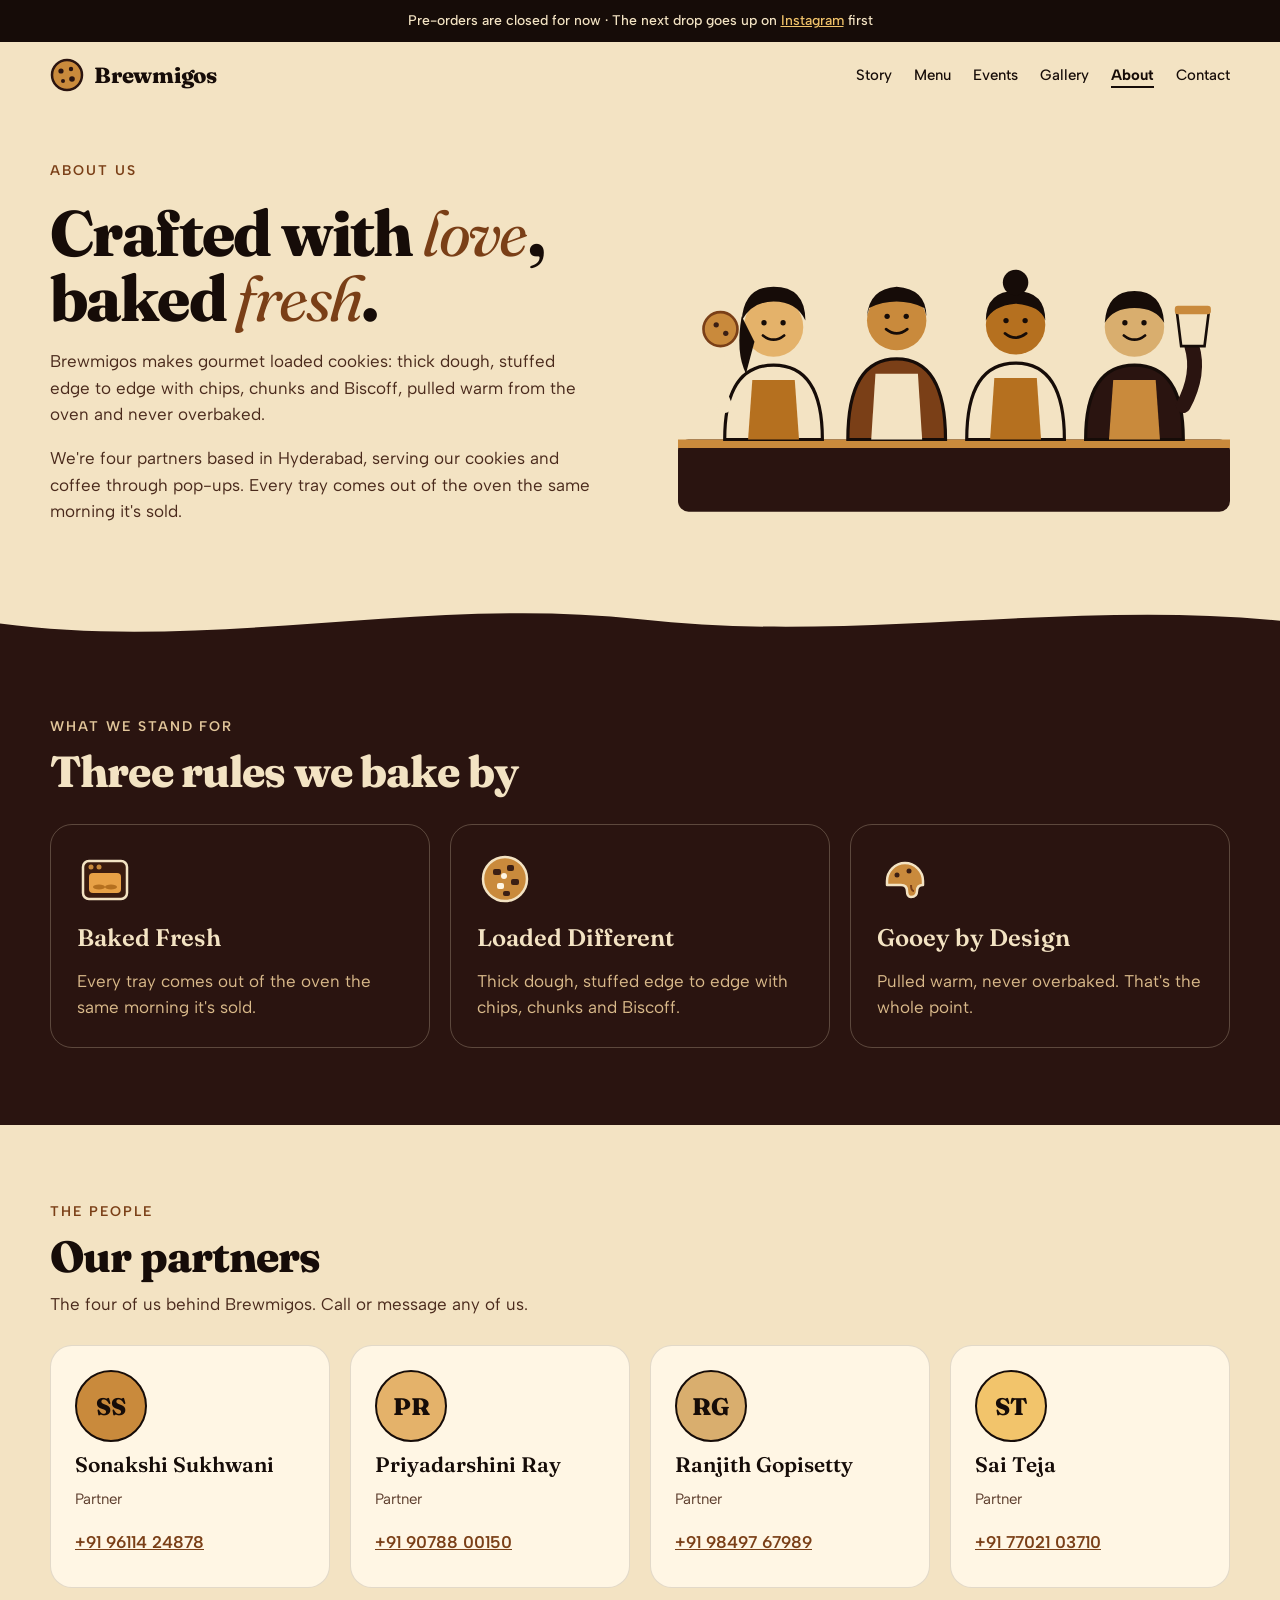
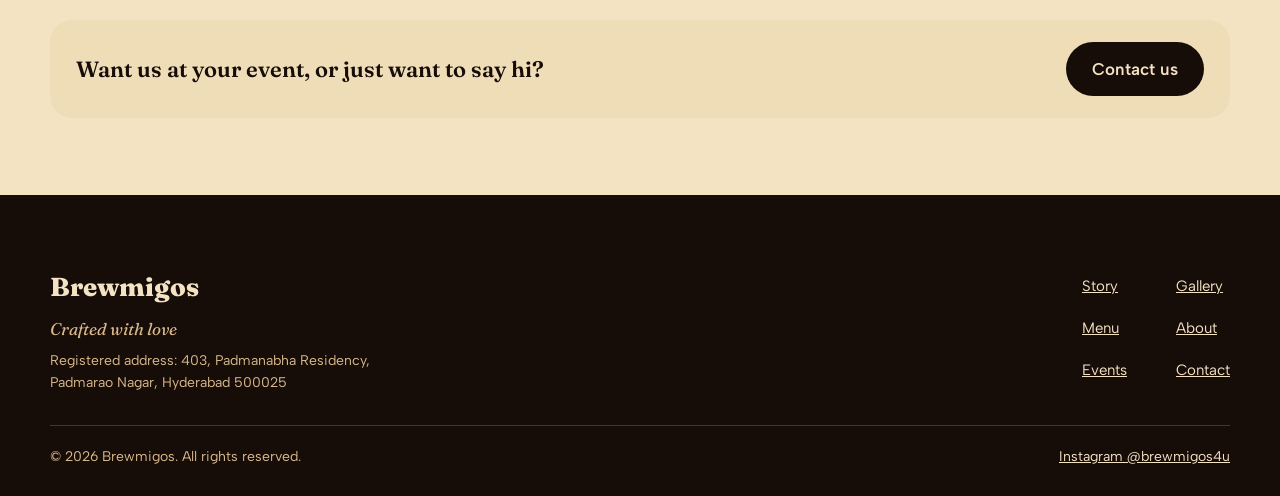
<file: about.html>
<!DOCTYPE html>
<html lang="en">

<head>
  <meta charset="UTF-8" />
  <meta name="viewport" content="width=device-width, initial-scale=1.0" />
  <meta name="theme-color" content="#2A1410" />
  <meta name="description"
    content="About Brewmigos — four partners in Hyderabad baking gourmet loaded cookies and brewing coffee for pop-ups." />
  <link rel="manifest" href="manifest.json" />
  <link rel="icon" type="image/svg+xml" href="icons/favicon.svg" />
  <link rel="apple-touch-icon" href="icons/icon-192.png" />
  <title>About — Brewmigos</title>
  <script>document.documentElement.classList.add('js');</script>
  <link rel="preconnect" href="https://fonts.googleapis.com" />
  <link rel="preconnect" href="https://fonts.gstatic.com" crossorigin />
  <link
    href="https://fonts.googleapis.com/css2?family=Fraunces:ital,opsz,wght@0,9..144,400;0,9..144,600;0,9..144,800;1,9..144,400&family=Albert+Sans:wght@400;500;600;700&display=swap"
    rel="stylesheet" />
  <link rel="stylesheet" href="style.css" />
</head>

<body>
  <a class="skip" href="#main">Skip to content</a>

  <div class="announce" data-preorder-closed>Pre-orders are closed for now · The next drop goes up on <a
      href="https://www.instagram.com/brewmigos4u" target="_blank" rel="noopener noreferrer">Instagram</a> first</div>

  <header class="nav" id="nav">
    <div class="nav__inner">
      <a href="index.html" class="nav__logo">
        <svg width="34" height="34" viewBox="0 0 34 34" aria-hidden="true">
          <circle cx="17" cy="17" r="15" fill="#C98A3C" stroke="#2A1410" stroke-width="2.5" />
          <circle cx="11" cy="13" r="2.6" fill="#2A1410" />
          <circle cx="21" cy="11" r="2.2" fill="#2A1410" />
          <circle cx="22" cy="21" r="2.8" fill="#2A1410" />
          <circle cx="13" cy="23" r="2" fill="#2A1410" />
        </svg>
        <span>Brewmigos</span>
      </a>
      <button class="nav__hamburger" id="hamburger" aria-label="Menu" aria-expanded="false"
        aria-controls="nav-links"><span></span><span></span><span></span></button>
      <nav class="nav__links" id="nav-links" aria-label="Main">
        <a href="index.html" class="nav__link">Story</a>
        <a href="menu.html" class="nav__link">Menu</a>
        <a href="events.html" class="nav__link">Events</a>
        <a href="gallery.html" class="nav__link">Gallery</a>
        <a href="about.html" class="nav__link" aria-current="page">About</a>
        <a href="contact.html" class="nav__link">Contact</a>
        <button class="nav__install" data-install-open hidden>
          <svg width="18" height="18" viewBox="0 0 24 24" aria-hidden="true"><path d="M12 3v12M7 10l5 5 5-5M5 21h14" fill="none" stroke="currentColor" stroke-width="2" stroke-linecap="round" stroke-linejoin="round"/></svg>
          Install app
        </button>
        <button class="btn btn--gold btn--sm" data-preorder-open hidden>Pre-order</button>
      </nav>
    </div>
  </header>

  <main id="main">
    <section class="page-head" style="padding-bottom: 0">
      <div class="container split">
        <div class="split__text">
          <p class="eyebrow">About us</p>
          <h1 class="page-title">Crafted with <em>love</em>, baked <em>fresh</em>.</h1>
          <p class="body">Brewmigos makes gourmet loaded cookies: thick dough, stuffed edge to edge with chips, chunks
            and Biscoff, pulled warm from the oven and never overbaked.</p>
          <p class="body">We're four partners based in Hyderabad, serving our cookies and coffee through pop-ups. Every
            tray comes out of the oven the same morning it's sold.</p>
        </div>
        <div class="split__art" style="flex-basis: 420px; max-width: 560px">
          <svg viewBox="0 0 520 320" role="img"
            aria-label="Illustration of the four Brewmigos partners behind their counter, one holding up a cookie and one a coffee">
            <rect x="0" y="252" width="520" height="68" rx="10" fill="#2A1410" />
            <rect x="0" y="252" width="520" height="8" fill="#C98A3C" />
            <circle cx="90" cy="146" r="28" fill="#E4B26A" />
            <path d="M60 140 Q62 108 90 108 Q120 108 120 140 Q112 122 90 122 Q70 122 60 140 Z" fill="#160C08" />
            <path d="M60 136 Q54 170 64 190 L72 160 Z" fill="#160C08" />
            <path d="M44 252 Q44 182 90 182 Q136 182 136 252 Z" fill="#F3E3C3" stroke="#160C08" stroke-width="3" />
            <path d="M70 196 L110 196 L114 252 L66 252 Z" fill="#B5701F" />
            <path d="M44 220 Q30 190 40 160" fill="none" stroke="#F3E3C3" stroke-width="14" stroke-linecap="round" />
            <circle cx="40" cy="148" r="16" fill="#C98A3C" stroke="#7A3F17" stroke-width="2.5" />
            <circle cx="36" cy="144" r="2.5" fill="#3B1F14" />
            <circle cx="45" cy="152" r="2.5" fill="#3B1F14" />
            <circle cx="206" cy="140" r="28" fill="#C98A3C" />
            <path d="M178 136 Q180 110 206 108 Q234 110 234 136 L232 128 Q206 116 180 128 Z" fill="#160C08" />
            <path d="M160 252 Q160 176 206 176 Q252 176 252 252 Z" fill="#7A3F17" stroke="#160C08" stroke-width="3" />
            <path d="M186 190 L226 190 L230 252 L182 252 Z" fill="#F3E3C3" />
            <circle cx="318" cy="144" r="28" fill="#B5701F" />
            <path d="M290 140 Q290 112 318 112 Q346 112 346 140 Q342 126 318 124 Q296 126 290 140 Z" fill="#160C08" />
            <circle cx="318" cy="104" r="12" fill="#160C08" />
            <path d="M272 252 Q272 180 318 180 Q364 180 364 252 Z" fill="#F3E3C3" stroke="#160C08" stroke-width="3" />
            <path d="M298 194 L338 194 L342 252 L294 252 Z" fill="#B5701F" />
            <circle cx="430" cy="146" r="28" fill="#D9AE6E" />
            <path d="M402 142 Q404 112 430 112 Q456 112 458 142 Q450 128 430 128 Q410 128 402 142 Z" fill="#160C08" />
            <path d="M384 252 Q384 182 430 182 Q476 182 476 252 Z" fill="#2A1410" stroke="#160C08" stroke-width="3" />
            <path d="M410 196 L450 196 L454 252 L406 252 Z" fill="#C98A3C" />
            <path d="M476 220 Q492 190 484 164" fill="none" stroke="#2A1410" stroke-width="14" stroke-linecap="round" />
            <path d="M470 132 L500 132 L496 164 L474 164 Z" fill="#F3E3C3" stroke="#160C08" stroke-width="2.5" />
            <rect x="468" y="126" width="34" height="8" rx="3" fill="#C98A3C" />
            <path
              d="M80 154 Q90 162 100 154 M196 148 Q206 156 216 148 M308 152 Q318 160 328 152 M420 154 Q430 162 440 154"
              fill="none" stroke="#160C08" stroke-width="2.5" stroke-linecap="round" />
            <g fill="#160C08">
              <circle cx="81" cy="142" r="2.5" />
              <circle cx="99" cy="142" r="2.5" />
              <circle cx="197" cy="136" r="2.5" />
              <circle cx="215" cy="136" r="2.5" />
              <circle cx="309" cy="140" r="2.5" />
              <circle cx="327" cy="140" r="2.5" />
              <circle cx="421" cy="142" r="2.5" />
              <circle cx="439" cy="142" r="2.5" />
            </g>
          </svg>
        </div>
      </div>
      <svg class="wave" aria-hidden="true" viewBox="0 0 1440 90" preserveAspectRatio="none"
        style="margin-top: clamp(32px, 5vw, 64px)">
        <path d="M0 50 C240 90 480 10 720 44 C960 78 1200 16 1440 46 L1440 90 L0 90 Z" fill="#2A1410" />
      </svg>
    </section>

    <section class="section section--dark" aria-labelledby="rules-title" style="padding-top: clamp(40px, 5vw, 72px)">
      <div class="container">
        <div class="section__head section__head--stack">
          <p class="eyebrow">What we stand for</p>
          <h2 class="section__title" id="rules-title">Three rules we bake by</h2>
        </div>
        <div class="rules">
          <article class="rule reveal">
            <svg width="56" height="56" viewBox="0 0 56 56" aria-hidden="true">
              <rect x="6" y="10" width="44" height="38" rx="6" fill="#3A1B0F" stroke="#F3E3C3" stroke-width="2.5" />
              <rect x="12" y="22" width="32" height="20" rx="4" fill="#E8A146" />
              <circle cx="14" cy="16" r="2.5" fill="#C98A3C" />
              <circle cx="22" cy="16" r="2.5" fill="#C98A3C" />
              <ellipse cx="22" cy="36" rx="6" ry="2.5" fill="#B5701F" />
              <ellipse cx="34" cy="36" rx="6" ry="2.5" fill="#B5701F" />
            </svg>
            <h3 class="rule__title">Baked Fresh</h3>
            <p>Every tray comes out of the oven the same morning it's sold.</p>
          </article>
          <article class="rule reveal">
            <svg width="56" height="56" viewBox="0 0 56 56" aria-hidden="true">
              <circle cx="28" cy="28" r="22" fill="#C98A3C" stroke="#F3E3C3" stroke-width="2.5" />
              <rect x="16" y="18" width="8" height="6" rx="2" fill="#3B1F14" />
              <rect x="30" y="14" width="7" height="6" rx="2" fill="#3B1F14" />
              <rect x="34" y="28" width="8" height="6" rx="2" fill="#3B1F14" />
              <rect x="20" y="32" width="7" height="6" rx="2" fill="#FFF6E4" />
              <rect x="26" y="40" width="7" height="5" rx="2" fill="#3B1F14" />
              <circle cx="27" cy="25" r="3" fill="#FFF6E4" />
            </svg>
            <h3 class="rule__title">Loaded Different</h3>
            <p>Thick dough, stuffed edge to edge with chips, chunks and Biscoff.</p>
          </article>
          <article class="rule reveal">
            <svg width="56" height="56" viewBox="0 0 56 56" aria-hidden="true">
              <path d="M10 30 A18 18 0 0 1 46 30 L46 34 Q40 34 40 40 Q40 46 34 46 Q30 46 30 40 Q30 34 24 34 L10 34 Z"
                fill="#C98A3C" stroke="#F3E3C3" stroke-width="2.5" stroke-linejoin="round" />
              <path d="M34 34 Q34 40 37 40" fill="none" stroke="#7A3F17" stroke-width="2" />
              <circle cx="20" cy="24" r="2.5" fill="#3B1F14" />
              <circle cx="32" cy="20" r="2.5" fill="#3B1F14" />
            </svg>
            <h3 class="rule__title">Gooey by Design</h3>
            <p>Pulled warm, never overbaked. That's the whole point.</p>
          </article>
        </div>
      </div>
    </section>

    <section class="section" aria-labelledby="partners-title">
      <div class="container">
        <div class="section__head section__head--stack">
          <p class="eyebrow">The people</p>
          <h2 class="section__title" id="partners-title">Our partners</h2>
          <p class="body">The four of us behind Brewmigos. Call or message any of us.</p>
        </div>
        <ul class="partners">
          <li class="partner reveal">
            <span class="avatar" aria-hidden="true" style="--tone: #C98A3C">SS</span>
            <span class="partner__name">Sonakshi Sukhwani</span>
            <span class="partner__role">Partner</span>
            <a href="tel:+919611424878">+91 96114 24878</a>
          </li>
          <li class="partner reveal">
            <span class="avatar" aria-hidden="true" style="--tone: #E4B26A">PR</span>
            <span class="partner__name">Priyadarshini Ray</span>
            <span class="partner__role">Partner</span>
            <a href="tel:+919078800150">+91 90788 00150</a>
          </li>
          <li class="partner reveal">
            <span class="avatar" aria-hidden="true" style="--tone: #D9AE6E">RG</span>
            <span class="partner__name">Ranjith Gopisetty</span>
            <span class="partner__role">Partner</span>
            <a href="tel:+919849767989">+91 98497 67989</a>
          </li>
          <li class="partner reveal">
            <span class="avatar" aria-hidden="true" style="--tone: #F2C46B">ST</span>
            <span class="partner__name">Sai Teja</span>
            <span class="partner__role">Partner</span>
            <a href="tel:+917702103710">+91 77021 03710</a>
          </li>
        </ul>
        <div class="cta-strip reveal">
          <span class="cta-strip__text">Want us at your event, or just want to say hi?</span>
          <a href="contact.html" class="btn btn--dark">Contact us</a>
        </div>
      </div>
    </section>
  </main>

  <footer class="footer">
    <div class="container">
      <div class="footer__top">
        <div class="footer__brand">
          <span class="footer__name">Brewmigos</span>
          <span class="footer__tag">Crafted with love</span>
          <span class="footer__addr">Registered address: 403, Padmanabha Residency, Padmarao Nagar, Hyderabad
            500025</span>
        </div>
        <nav class="footer__links" aria-label="Footer">
          <a href="index.html">Story</a>
          <a href="gallery.html">Gallery</a>
          <a href="menu.html">Menu</a>
          <a href="about.html">About</a>
          <a href="events.html">Events</a>
          <a href="contact.html">Contact</a>
        </nav>
      </div>
      <div class="footer__bottom">
        <span>&copy; 2026 Brewmigos. All rights reserved.</span>
        <a href="https://www.instagram.com/brewmigos4u" target="_blank" rel="noopener noreferrer">Instagram
          @brewmigos4u</a>
      </div>
    </div>
  </footer>

  <div class="install-indicator" id="install-indicator" hidden>
    <button class="install-indicator__btn" id="install-btn">
      <span class="install-indicator__icon" aria-hidden="true">
        <svg width="22" height="22" viewBox="0 0 34 34"><circle cx="17" cy="17" r="15" fill="#C98A3C" stroke="#F3E3C3" stroke-width="2.5"/><circle cx="11" cy="13" r="2.6" fill="#2A1410"/><circle cx="21" cy="11" r="2.2" fill="#2A1410"/><circle cx="22" cy="21" r="2.8" fill="#2A1410"/><circle cx="13" cy="23" r="2" fill="#2A1410"/></svg>
      </span>
      <span class="install-indicator__text">
        <strong>Install Brewmigos</strong>
        <span>Add the app to your home screen</span>
      </span>
    </button>
    <button class="install-indicator__close" id="install-close" aria-label="Dismiss">
      <svg width="16" height="16" viewBox="0 0 24 24" aria-hidden="true"><path d="M6 6l12 12M18 6L6 18" stroke="currentColor" stroke-width="2.5" stroke-linecap="round"/></svg>
    </button>
  </div>

  <div class="install-help" id="install-help" role="dialog" aria-modal="true" aria-labelledby="install-help-title" hidden>
    <div class="install-help__card">
      <h2 class="install-help__title" id="install-help-title">Install Brewmigos</h2>
      <ol class="install-help__steps">
        <li><span>Open your browser menu — the <strong>&#8942;</strong> or <strong>&#8801;</strong> button.</span></li>
        <li><span>Tap <strong>Install app</strong> or <strong>Add to Home screen</strong>.</span></li>
        <li><span>Open Brewmigos from your home screen, like any other app.</span></li>
      </ol>
      <button class="btn btn--dark btn--full" id="install-help-close">Got it</button>
    </div>
  </div>

  <div class="po-modal" id="preorder-modal" role="dialog" aria-modal="true" aria-label="Pre-order">
    <div class="po-modal__inner">
      <div class="po-modal__header">
        <div>
          <h2 class="po-modal__title">Pre-order for <span class="event-date"></span></h2>
          <p class="po-modal__subtitle event-location"></p>
        </div>
        <button class="po-modal__close" id="preorder-modal-close" aria-label="Close">
          <svg width="18" height="18" viewBox="0 0 24 24" aria-hidden="true">
            <path d="M6 6l12 12M18 6L6 18" stroke="currentColor" stroke-width="2.5" stroke-linecap="round" />
          </svg>
        </button>
      </div>
      <div class="po-modal__body">
        <div class="po-section">
          <h3 class="po-section__title">Pick your cookies</h3>
          <p class="po-section__hint">Minimum 6 cookies per order.</p>
          <div class="po-products" id="preorder-products"></div>
        </div>
        <div class="po-section">
          <h3 class="po-section__title">Your order</h3>
          <div id="cart-items" class="cart-items"></div>
          <div class="cart-total-row"><span>Total</span><strong id="cart-total">&#8377;0</strong></div>
        </div>
        <div class="po-section">
          <h3 class="po-section__title">Your details</h3>
          <form class="form" id="checkout-form" novalidate>
            <div class="form__row">
              <div class="form__group">
                <label for="po-name" class="form__label">Name *</label>
                <input type="text" id="po-name" name="name" class="form__input" autocomplete="name" required />
              </div>
              <div class="form__group">
                <label for="po-phone" class="form__label">Phone *</label>
                <input type="tel" id="po-phone" name="phone" class="form__input" autocomplete="tel" required />
              </div>
            </div>
            <div class="form__group">
              <label for="po-email" class="form__label">Email *</label>
              <input type="email" id="po-email" name="email" class="form__input" autocomplete="email" required />
            </div>
            <div class="form__group">
              <label for="pickup-info" class="form__label">Pickup</label>
              <input type="text" class="form__input" id="pickup-info" readonly />
            </div>
            <div class="form__group">
              <label for="po-notes" class="form__label">Notes / allergies</label>
              <textarea id="po-notes" name="notes" class="form__input form__textarea form__textarea--sm"></textarea>
            </div>
            <button type="submit" class="btn btn--gold btn--full">Place Pre-order</button>
            <div id="order-status" class="order-status" aria-live="polite"></div>
          </form>
        </div>
      </div>
    </div>
  </div>

  <script type="module" src="ui.js"></script>
  <script type="module" src="preorder.js"></script>
  <script>
    if ('serviceWorker' in navigator) {
      window.addEventListener('load', () => {
        navigator.serviceWorker.register('sw.js').catch(() => { });
      });
    }
  </script>
</body>

</html>
</file>
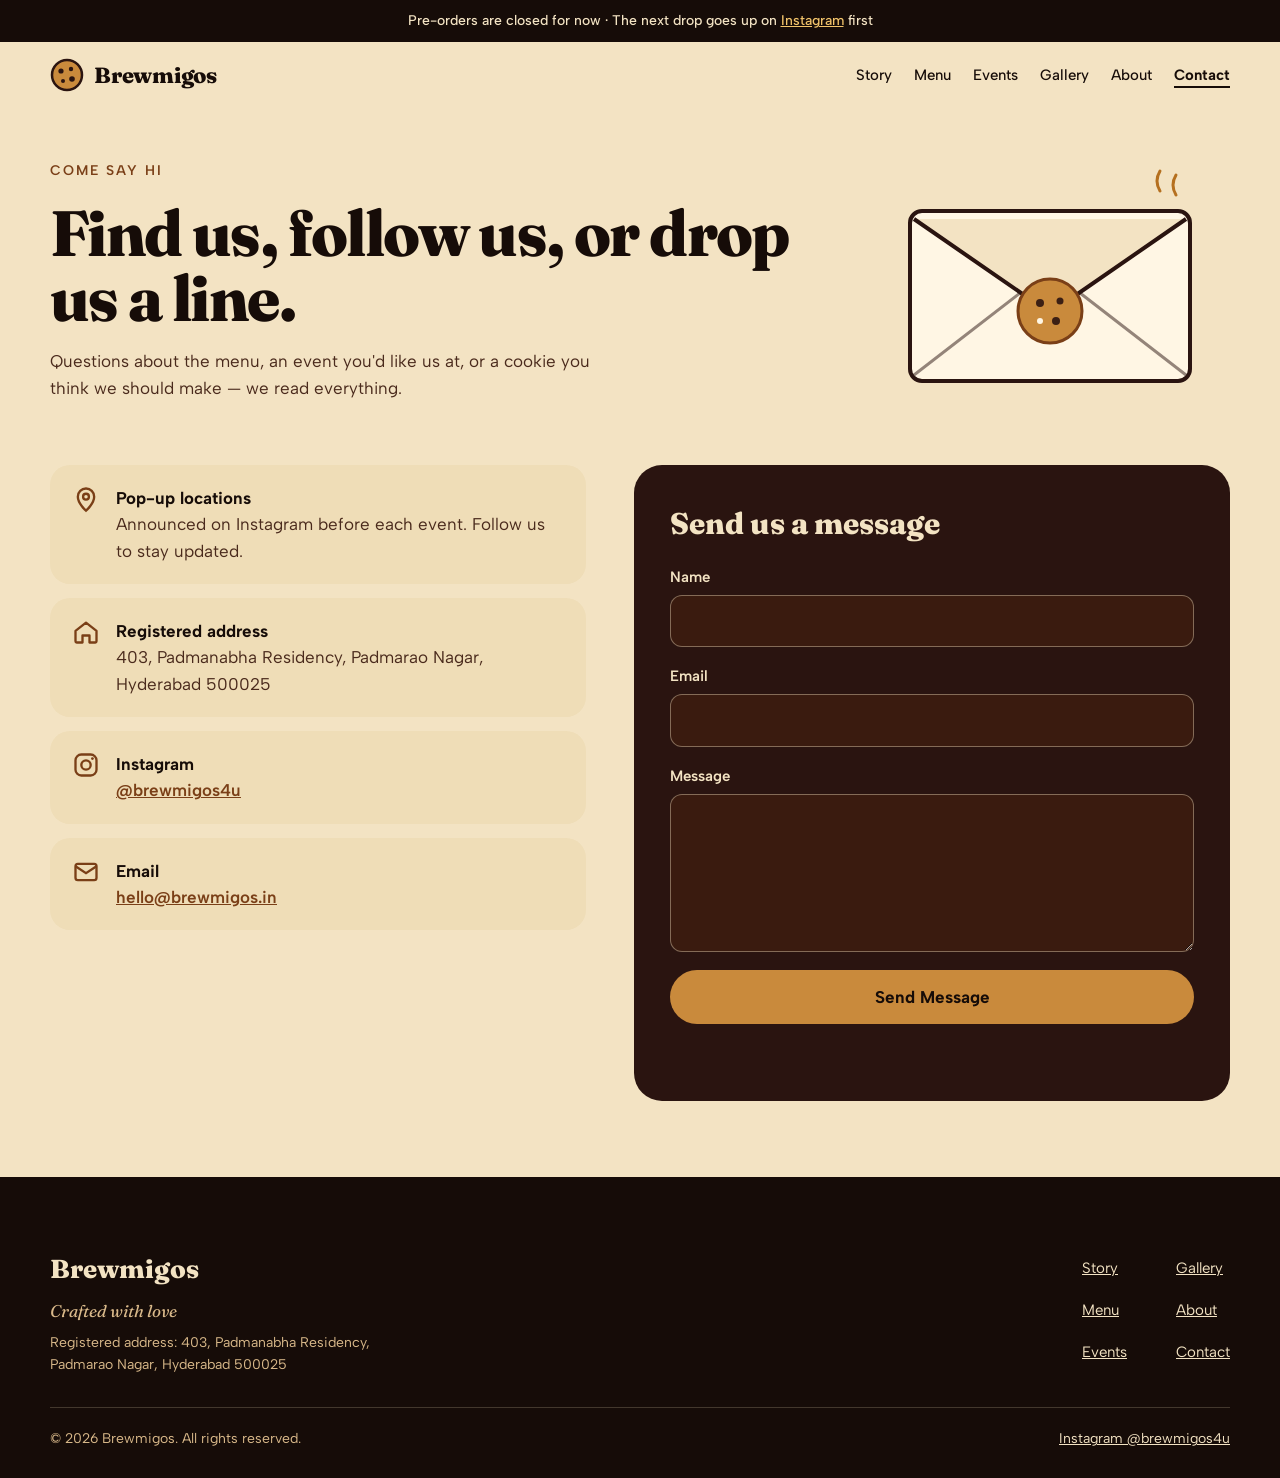
<file: contact.html>
<!DOCTYPE html>
<html lang="en">
<head>
  <meta charset="UTF-8" />
  <meta name="viewport" content="width=device-width, initial-scale=1.0" />
  <meta name="theme-color" content="#2A1410" />
  <meta name="description" content="Contact Brewmigos — pop-up locations on Instagram @brewmigos4u, email hello@brewmigos.in, Hyderabad." />
  <link rel="manifest" href="manifest.json" />
  <link rel="icon" type="image/svg+xml" href="icons/favicon.svg" />
  <link rel="apple-touch-icon" href="icons/icon-192.png" />
  <title>Contact — Brewmigos</title>
  <script>document.documentElement.classList.add('js');</script>
  <link rel="preconnect" href="https://fonts.googleapis.com" />
  <link rel="preconnect" href="https://fonts.gstatic.com" crossorigin />
  <link href="https://fonts.googleapis.com/css2?family=Fraunces:ital,opsz,wght@0,9..144,400;0,9..144,600;0,9..144,800;1,9..144,400&family=Albert+Sans:wght@400;500;600;700&display=swap" rel="stylesheet" />
  <link rel="stylesheet" href="style.css" />
</head>
<body>
  <a class="skip" href="#main">Skip to content</a>

  <div class="announce" data-preorder-closed>Pre-orders are closed for now · The next drop goes up on <a href="https://www.instagram.com/brewmigos4u" target="_blank" rel="noopener noreferrer">Instagram</a> first</div>

  <header class="nav" id="nav">
    <div class="nav__inner">
      <a href="index.html" class="nav__logo">
        <svg width="34" height="34" viewBox="0 0 34 34" aria-hidden="true"><circle cx="17" cy="17" r="15" fill="#C98A3C" stroke="#2A1410" stroke-width="2.5"/><circle cx="11" cy="13" r="2.6" fill="#2A1410"/><circle cx="21" cy="11" r="2.2" fill="#2A1410"/><circle cx="22" cy="21" r="2.8" fill="#2A1410"/><circle cx="13" cy="23" r="2" fill="#2A1410"/></svg>
        <span>Brewmigos</span>
      </a>
      <button class="nav__hamburger" id="hamburger" aria-label="Menu" aria-expanded="false" aria-controls="nav-links"><span></span><span></span><span></span></button>
      <nav class="nav__links" id="nav-links" aria-label="Main">
        <a href="index.html" class="nav__link">Story</a>
        <a href="menu.html" class="nav__link">Menu</a>
        <a href="events.html" class="nav__link">Events</a>
        <a href="gallery.html" class="nav__link">Gallery</a>
        <a href="about.html" class="nav__link">About</a>
        <a href="contact.html" class="nav__link" aria-current="page">Contact</a>
        <button class="nav__install" data-install-open hidden>
          <svg width="18" height="18" viewBox="0 0 24 24" aria-hidden="true"><path d="M12 3v12M7 10l5 5 5-5M5 21h14" fill="none" stroke="currentColor" stroke-width="2" stroke-linecap="round" stroke-linejoin="round"/></svg>
          Install app
        </button>
        <button class="btn btn--gold btn--sm" data-preorder-open hidden>Pre-order</button>
      </nav>
    </div>
  </header>

  <main id="main">
    <section class="page-head">
      <div class="container split">
        <div class="split__text">
          <p class="eyebrow">Come say hi</p>
          <h1 class="page-title">Find us, follow us, or drop us a line.</h1>
          <p class="body">Questions about the menu, an event you'd like us at, or a cookie you think we should make — we read everything.</p>
        </div>
        <div class="split__art" style="max-width: 360px">
          <svg viewBox="0 0 360 240" role="img" aria-label="An envelope sealed with a cookie">
            <rect x="40" y="50" width="280" height="170" rx="12" fill="#FFF6E4" stroke="#2A1410" stroke-width="4"/>
            <path d="M44 214 L150 132 M316 214 L210 132" fill="none" stroke="#2A1410" stroke-width="3" opacity="0.5"/>
            <path d="M44 58 L180 152 L316 58" fill="#F3E3C3" stroke="#2A1410" stroke-width="4" stroke-linejoin="round"/>
            <circle cx="180" cy="150" r="32" fill="#C98A3C" stroke="#7A3F17" stroke-width="3"/>
            <circle cx="170" cy="142" r="4" fill="#3B1F14"/><circle cx="190" cy="140" r="3.5" fill="#3B1F14"/><circle cx="186" cy="160" r="4" fill="#3B1F14"/><circle cx="170" cy="160" r="3" fill="#FFF6E4"/>
            <path d="M290 30 q-6 -10 0 -20 M306 34 q-6 -10 0 -20" fill="none" stroke="#B5701F" stroke-width="3" stroke-linecap="round"/>
          </svg>
        </div>
      </div>
    </section>

    <section class="section" style="padding-top: 0">
      <div class="container contact-grid">
        <ul class="info-list">
          <li class="info reveal">
            <svg width="28" height="28" viewBox="0 0 24 24" aria-hidden="true"><path d="M12 22s7-6.2 7-12a7 7 0 0 0-14 0c0 5.8 7 12 7 12z" fill="none" stroke="#7A3F17" stroke-width="2"/><circle cx="12" cy="10" r="2.5" fill="none" stroke="#7A3F17" stroke-width="2"/></svg>
            <div><span class="info__label">Pop-up locations</span><span class="info__text">Announced on Instagram before each event. Follow us to stay updated.</span></div>
          </li>
          <li class="info reveal">
            <svg width="28" height="28" viewBox="0 0 24 24" aria-hidden="true"><path d="M3 11l9-7 9 7v9a1 1 0 0 1-1 1h-5v-6H9v6H4a1 1 0 0 1-1-1z" fill="none" stroke="#7A3F17" stroke-width="2" stroke-linejoin="round"/></svg>
            <div><span class="info__label">Registered address</span><span class="info__text">403, Padmanabha Residency, Padmarao Nagar, Hyderabad 500025</span></div>
          </li>
          <li class="info reveal">
            <svg width="28" height="28" viewBox="0 0 24 24" aria-hidden="true"><rect x="3" y="3" width="18" height="18" rx="5" fill="none" stroke="#7A3F17" stroke-width="2"/><circle cx="12" cy="12" r="4" fill="none" stroke="#7A3F17" stroke-width="2"/><circle cx="17.5" cy="6.5" r="1.2" fill="#7A3F17"/></svg>
            <div><span class="info__label">Instagram</span><a href="https://www.instagram.com/brewmigos4u" target="_blank" rel="noopener noreferrer">@brewmigos4u</a></div>
          </li>
          <li class="info reveal">
            <svg width="28" height="28" viewBox="0 0 24 24" aria-hidden="true"><rect x="3" y="5" width="18" height="14" rx="2" fill="none" stroke="#7A3F17" stroke-width="2"/><path d="M3 7l9 6 9-6" fill="none" stroke="#7A3F17" stroke-width="2"/></svg>
            <div><span class="info__label">Email</span><a href="mailto:hello@brewmigos.in">hello@brewmigos.in</a></div>
          </li>
          <li class="info reveal">
            <svg width="28" height="28" viewBox="0 0 24 24" aria-hidden="true"><path d="M5 4h4l2 5-2.5 1.5a11 11 0 0 0 5 5L15 13l5 2v4a2 2 0 0 1-2 2A16 16 0 0 1 3 6a2 2 0 0 1 2-2" fill="none" stroke="#7A3F17" stroke-width="2" stroke-linejoin="round"/></svg>
            <div><span class="info__label">Phone</span><a href="tel:+919849767989">+91 98497 67989</a></div>
          </li>
        </ul>

        <form class="form-card reveal" id="contact-form" novalidate>
          <h2 class="form-card__title">Send us a message</h2>
          <div class="field">
            <label for="c-name">Name</label>
            <input id="c-name" name="name" type="text" autocomplete="name" required />
          </div>
          <div class="field">
            <label for="c-email">Email</label>
            <input id="c-email" name="email" type="email" autocomplete="email" required />
          </div>
          <div class="field">
            <label for="c-msg">Message</label>
            <textarea id="c-msg" name="message" rows="5" required></textarea>
          </div>
          <button type="submit" class="btn btn--gold btn--full">Send Message</button>
          <p id="form-status" class="form__status" aria-live="polite"></p>
        </form>
      </div>
    </section>
  </main>

  <footer class="footer">
    <div class="container">
      <div class="footer__top">
        <div class="footer__brand">
          <span class="footer__name">Brewmigos</span>
          <span class="footer__tag">Crafted with love</span>
          <span class="footer__addr">Registered address: 403, Padmanabha Residency, Padmarao Nagar, Hyderabad 500025</span>
        </div>
        <nav class="footer__links" aria-label="Footer">
          <a href="index.html">Story</a>
          <a href="gallery.html">Gallery</a>
          <a href="menu.html">Menu</a>
          <a href="about.html">About</a>
          <a href="events.html">Events</a>
          <a href="contact.html">Contact</a>
        </nav>
      </div>
      <div class="footer__bottom">
        <span>&copy; 2026 Brewmigos. All rights reserved.</span>
        <a href="https://www.instagram.com/brewmigos4u" target="_blank" rel="noopener noreferrer">Instagram @brewmigos4u</a>
      </div>
    </div>
  </footer>

  <div class="install-indicator" id="install-indicator" hidden>
    <button class="install-indicator__btn" id="install-btn">
      <span class="install-indicator__icon" aria-hidden="true">
        <svg width="22" height="22" viewBox="0 0 34 34"><circle cx="17" cy="17" r="15" fill="#C98A3C" stroke="#F3E3C3" stroke-width="2.5"/><circle cx="11" cy="13" r="2.6" fill="#2A1410"/><circle cx="21" cy="11" r="2.2" fill="#2A1410"/><circle cx="22" cy="21" r="2.8" fill="#2A1410"/><circle cx="13" cy="23" r="2" fill="#2A1410"/></svg>
      </span>
      <span class="install-indicator__text">
        <strong>Install Brewmigos</strong>
        <span>Add the app to your home screen</span>
      </span>
    </button>
    <button class="install-indicator__close" id="install-close" aria-label="Dismiss">
      <svg width="16" height="16" viewBox="0 0 24 24" aria-hidden="true"><path d="M6 6l12 12M18 6L6 18" stroke="currentColor" stroke-width="2.5" stroke-linecap="round"/></svg>
    </button>
  </div>

  <div class="install-help" id="install-help" role="dialog" aria-modal="true" aria-labelledby="install-help-title" hidden>
    <div class="install-help__card">
      <h2 class="install-help__title" id="install-help-title">Install Brewmigos</h2>
      <ol class="install-help__steps">
        <li><span>Open your browser menu — the <strong>&#8942;</strong> or <strong>&#8801;</strong> button.</span></li>
        <li><span>Tap <strong>Install app</strong> or <strong>Add to Home screen</strong>.</span></li>
        <li><span>Open Brewmigos from your home screen, like any other app.</span></li>
      </ol>
      <button class="btn btn--dark btn--full" id="install-help-close">Got it</button>
    </div>
  </div>

  <div class="po-modal" id="preorder-modal" role="dialog" aria-modal="true" aria-label="Pre-order">
    <div class="po-modal__inner">
      <div class="po-modal__header">
        <div>
          <h2 class="po-modal__title">Pre-order for <span class="event-date"></span></h2>
          <p class="po-modal__subtitle event-location"></p>
        </div>
        <button class="po-modal__close" id="preorder-modal-close" aria-label="Close">
          <svg width="18" height="18" viewBox="0 0 24 24" aria-hidden="true"><path d="M6 6l12 12M18 6L6 18" stroke="currentColor" stroke-width="2.5" stroke-linecap="round"/></svg>
        </button>
      </div>
      <div class="po-modal__body">
        <div class="po-section">
          <h3 class="po-section__title">Pick your cookies</h3>
          <p class="po-section__hint">Minimum 6 cookies per order.</p>
          <div class="po-products" id="preorder-products"></div>
        </div>
        <div class="po-section">
          <h3 class="po-section__title">Your order</h3>
          <div id="cart-items" class="cart-items"></div>
          <div class="cart-total-row"><span>Total</span><strong id="cart-total">&#8377;0</strong></div>
        </div>
        <div class="po-section">
          <h3 class="po-section__title">Your details</h3>
          <form class="form" id="checkout-form" novalidate>
            <div class="form__row">
              <div class="form__group">
                <label for="po-name" class="form__label">Name *</label>
                <input type="text" id="po-name" name="name" class="form__input" autocomplete="name" required />
              </div>
              <div class="form__group">
                <label for="po-phone" class="form__label">Phone *</label>
                <input type="tel" id="po-phone" name="phone" class="form__input" autocomplete="tel" required />
              </div>
            </div>
            <div class="form__group">
              <label for="po-email" class="form__label">Email *</label>
              <input type="email" id="po-email" name="email" class="form__input" autocomplete="email" required />
            </div>
            <div class="form__group">
              <label for="pickup-info" class="form__label">Pickup</label>
              <input type="text" class="form__input" id="pickup-info" readonly />
            </div>
            <div class="form__group">
              <label for="po-notes" class="form__label">Notes / allergies</label>
              <textarea id="po-notes" name="notes" class="form__input form__textarea form__textarea--sm"></textarea>
            </div>
            <button type="submit" class="btn btn--gold btn--full">Place Pre-order</button>
            <div id="order-status" class="order-status" aria-live="polite"></div>
          </form>
        </div>
      </div>
    </div>
  </div>

  <script type="module" src="ui.js"></script>
  <script type="module" src="preorder.js"></script>
  <script>
    if ('serviceWorker' in navigator) {
      window.addEventListener('load', () => {
        navigator.serviceWorker.register('sw.js').catch(() => {});
      });
    }
  </script>
</body>
</html>
</file>
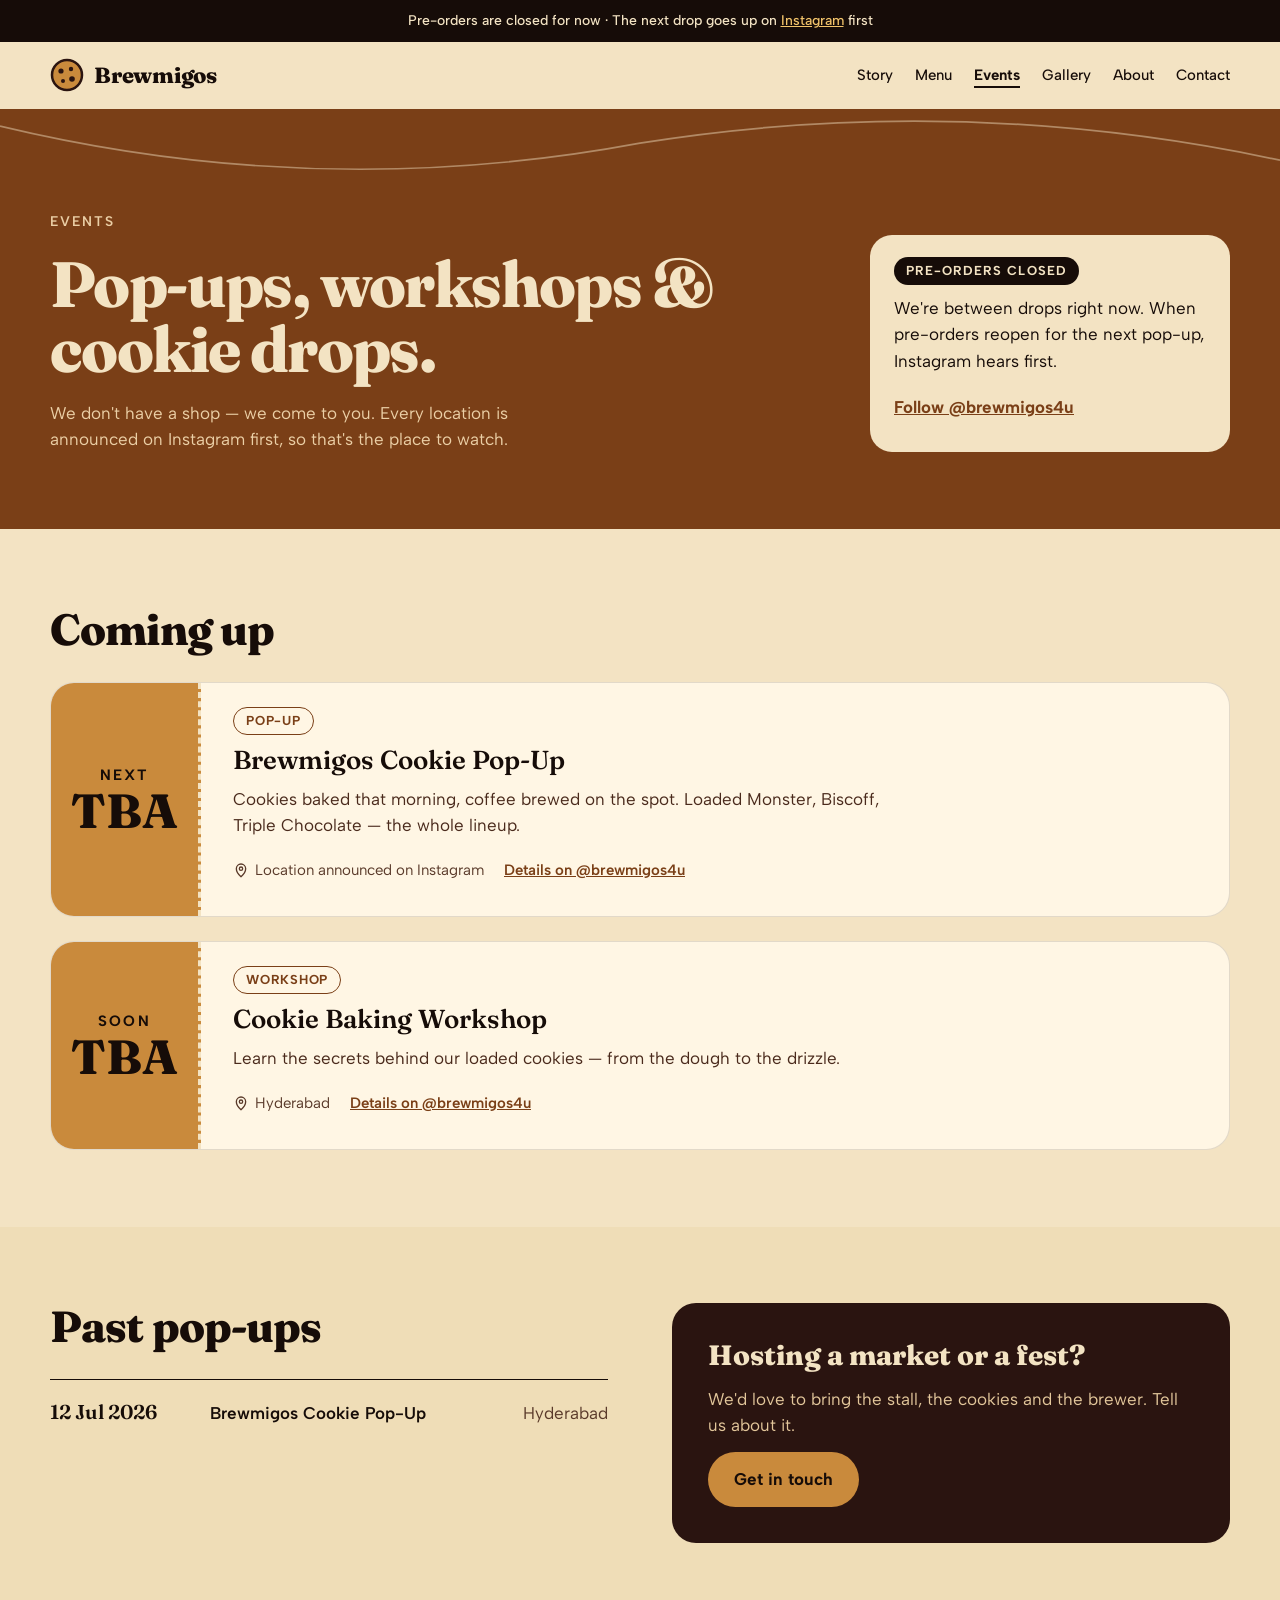
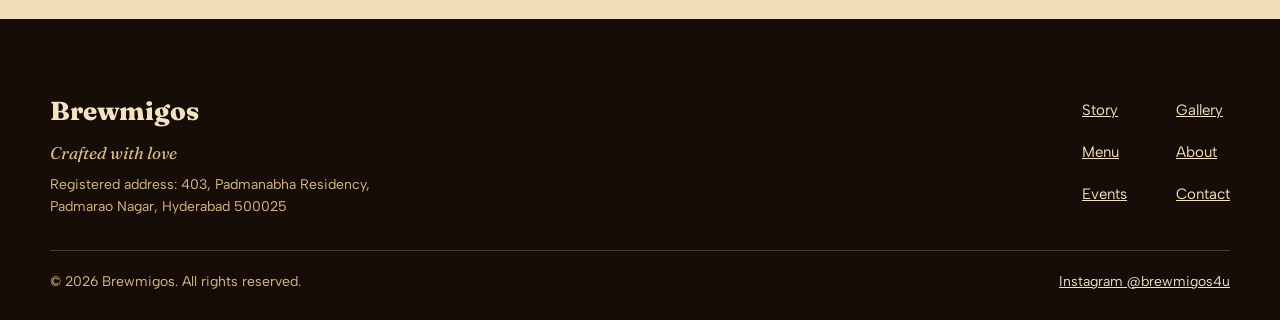
<file: events.html>
<!DOCTYPE html>
<html lang="en">
<head>
  <meta charset="UTF-8" />
  <meta name="viewport" content="width=device-width, initial-scale=1.0" />
  <meta name="theme-color" content="#2A1410" />
  <meta name="description" content="Brewmigos events — pop-ups, workshops and cookie drops around Hyderabad. Locations announced on Instagram @brewmigos4u." />
  <link rel="manifest" href="manifest.json" />
  <link rel="icon" type="image/svg+xml" href="icons/favicon.svg" />
  <link rel="apple-touch-icon" href="icons/icon-192.png" />
  <title>Events — Brewmigos</title>
  <script>document.documentElement.classList.add('js');</script>
  <link rel="preconnect" href="https://fonts.googleapis.com" />
  <link rel="preconnect" href="https://fonts.gstatic.com" crossorigin />
  <link href="https://fonts.googleapis.com/css2?family=Fraunces:ital,opsz,wght@0,9..144,400;0,9..144,600;0,9..144,800;1,9..144,400&family=Albert+Sans:wght@400;500;600;700&display=swap" rel="stylesheet" />
  <link rel="stylesheet" href="style.css" />
</head>
<body>
  <a class="skip" href="#main">Skip to content</a>

  <div class="announce" data-preorder-closed>Pre-orders are closed for now · The next drop goes up on <a href="https://www.instagram.com/brewmigos4u" target="_blank" rel="noopener noreferrer">Instagram</a> first</div>

  <header class="nav" id="nav">
    <div class="nav__inner">
      <a href="index.html" class="nav__logo">
        <svg width="34" height="34" viewBox="0 0 34 34" aria-hidden="true"><circle cx="17" cy="17" r="15" fill="#C98A3C" stroke="#2A1410" stroke-width="2.5"/><circle cx="11" cy="13" r="2.6" fill="#2A1410"/><circle cx="21" cy="11" r="2.2" fill="#2A1410"/><circle cx="22" cy="21" r="2.8" fill="#2A1410"/><circle cx="13" cy="23" r="2" fill="#2A1410"/></svg>
        <span>Brewmigos</span>
      </a>
      <button class="nav__hamburger" id="hamburger" aria-label="Menu" aria-expanded="false" aria-controls="nav-links"><span></span><span></span><span></span></button>
      <nav class="nav__links" id="nav-links" aria-label="Main">
        <a href="index.html" class="nav__link">Story</a>
        <a href="menu.html" class="nav__link">Menu</a>
        <a href="events.html" class="nav__link" aria-current="page">Events</a>
        <a href="gallery.html" class="nav__link">Gallery</a>
        <a href="about.html" class="nav__link">About</a>
        <a href="contact.html" class="nav__link">Contact</a>
        <button class="nav__install" data-install-open hidden>
          <svg width="18" height="18" viewBox="0 0 24 24" aria-hidden="true"><path d="M12 3v12M7 10l5 5 5-5M5 21h14" fill="none" stroke="currentColor" stroke-width="2" stroke-linecap="round" stroke-linejoin="round"/></svg>
          Install app
        </button>
        <button class="btn btn--gold btn--sm" data-preorder-open hidden>Pre-order</button>
      </nav>
    </div>
  </header>

  <main id="main">
    <section class="events-hero">
      <svg class="events-hero__lights" aria-hidden="true" viewBox="0 0 1440 120" preserveAspectRatio="none">
        <path d="M0 20 Q360 110 720 40 Q1080 -20 1440 60" fill="none" stroke="#F3E3C3" stroke-opacity="0.45" stroke-width="2"/>
      </svg>
      <div class="container events-hero__row">
        <div class="events-hero__text">
          <p class="eyebrow">Events</p>
          <h1 class="page-title">Pop-ups, workshops &amp; cookie drops.</h1>
          <p class="body">We don't have a shop — we come to you. Every location is announced on Instagram first, so that's the place to watch.</p>
        </div>
        <div class="closed-card" data-preorder-closed>
          <span class="badge">Pre-orders closed</span>
          <p>We're between drops right now. When pre-orders reopen for the next pop-up, Instagram hears first.</p>
          <a href="https://www.instagram.com/brewmigos4u" target="_blank" rel="noopener noreferrer">Follow @brewmigos4u</a>
        </div>
      </div>
    </section>

    <section class="section" aria-labelledby="upcoming-title">
      <div class="container">
        <div class="section__head">
          <h2 class="section__title" id="upcoming-title">Coming up</h2>
        </div>
        <div class="ticket-list">
          <article class="ticket reveal">
            <div class="ticket__date"><span class="ticket__month">NEXT</span><span class="ticket__day">TBA</span></div>
            <div class="ticket__body">
              <span class="tag">Pop-up</span>
              <h3 class="ticket__title">Brewmigos Cookie Pop-Up</h3>
              <p class="ticket__desc">Cookies baked that morning, coffee brewed on the spot. Loaded Monster, Biscoff, Triple Chocolate — the whole lineup.</p>
              <div class="ticket__meta">
                <span><svg width="16" height="16" viewBox="0 0 24 24" aria-hidden="true"><path d="M12 22s7-6.2 7-12a7 7 0 0 0-14 0c0 5.8 7 12 7 12z" fill="none" stroke="currentColor" stroke-width="2"/><circle cx="12" cy="10" r="2.5" fill="none" stroke="currentColor" stroke-width="2"/></svg>Location announced on Instagram</span>
                <a href="https://www.instagram.com/brewmigos4u" target="_blank" rel="noopener noreferrer">Details on @brewmigos4u</a>
              </div>
            </div>
          </article>
          <article class="ticket reveal">
            <div class="ticket__date"><span class="ticket__month">SOON</span><span class="ticket__day">TBA</span></div>
            <div class="ticket__body">
              <span class="tag">Workshop</span>
              <h3 class="ticket__title">Cookie Baking Workshop</h3>
              <p class="ticket__desc">Learn the secrets behind our loaded cookies — from the dough to the drizzle.</p>
              <div class="ticket__meta">
                <span><svg width="16" height="16" viewBox="0 0 24 24" aria-hidden="true"><path d="M12 22s7-6.2 7-12a7 7 0 0 0-14 0c0 5.8 7 12 7 12z" fill="none" stroke="currentColor" stroke-width="2"/><circle cx="12" cy="10" r="2.5" fill="none" stroke="currentColor" stroke-width="2"/></svg>Hyderabad</span>
                <a href="https://www.instagram.com/brewmigos4u" target="_blank" rel="noopener noreferrer">Details on @brewmigos4u</a>
              </div>
            </div>
          </article>
        </div>
      </div>
    </section>

    <section class="section section--band">
      <div class="container two-col">
        <div class="reveal">
          <div class="section__head"><h2 class="section__title">Past pop-ups</h2></div>
          <ul class="past">
            <li><span class="past__date">12 Jul 2026</span><span class="past__title">Brewmigos Cookie Pop-Up</span><span class="past__where">Hyderabad</span></li>
          </ul>
        </div>
        <div class="callout reveal">
          <h2 class="callout__title">Hosting a market or a fest?</h2>
          <p class="body">We'd love to bring the stall, the cookies and the brewer. Tell us about it.</p>
          <a href="contact.html" class="btn btn--gold">Get in touch</a>
        </div>
      </div>
    </section>
  </main>

  <footer class="footer">
    <div class="container">
      <div class="footer__top">
        <div class="footer__brand">
          <span class="footer__name">Brewmigos</span>
          <span class="footer__tag">Crafted with love</span>
          <span class="footer__addr">Registered address: 403, Padmanabha Residency, Padmarao Nagar, Hyderabad 500025</span>
        </div>
        <nav class="footer__links" aria-label="Footer">
          <a href="index.html">Story</a>
          <a href="gallery.html">Gallery</a>
          <a href="menu.html">Menu</a>
          <a href="about.html">About</a>
          <a href="events.html">Events</a>
          <a href="contact.html">Contact</a>
        </nav>
      </div>
      <div class="footer__bottom">
        <span>&copy; 2026 Brewmigos. All rights reserved.</span>
        <a href="https://www.instagram.com/brewmigos4u" target="_blank" rel="noopener noreferrer">Instagram @brewmigos4u</a>
      </div>
    </div>
  </footer>

  <div class="install-indicator" id="install-indicator" hidden>
    <button class="install-indicator__btn" id="install-btn">
      <span class="install-indicator__icon" aria-hidden="true">
        <svg width="22" height="22" viewBox="0 0 34 34"><circle cx="17" cy="17" r="15" fill="#C98A3C" stroke="#F3E3C3" stroke-width="2.5"/><circle cx="11" cy="13" r="2.6" fill="#2A1410"/><circle cx="21" cy="11" r="2.2" fill="#2A1410"/><circle cx="22" cy="21" r="2.8" fill="#2A1410"/><circle cx="13" cy="23" r="2" fill="#2A1410"/></svg>
      </span>
      <span class="install-indicator__text">
        <strong>Install Brewmigos</strong>
        <span>Add the app to your home screen</span>
      </span>
    </button>
    <button class="install-indicator__close" id="install-close" aria-label="Dismiss">
      <svg width="16" height="16" viewBox="0 0 24 24" aria-hidden="true"><path d="M6 6l12 12M18 6L6 18" stroke="currentColor" stroke-width="2.5" stroke-linecap="round"/></svg>
    </button>
  </div>

  <div class="install-help" id="install-help" role="dialog" aria-modal="true" aria-labelledby="install-help-title" hidden>
    <div class="install-help__card">
      <h2 class="install-help__title" id="install-help-title">Install Brewmigos</h2>
      <ol class="install-help__steps">
        <li><span>Open your browser menu — the <strong>&#8942;</strong> or <strong>&#8801;</strong> button.</span></li>
        <li><span>Tap <strong>Install app</strong> or <strong>Add to Home screen</strong>.</span></li>
        <li><span>Open Brewmigos from your home screen, like any other app.</span></li>
      </ol>
      <button class="btn btn--dark btn--full" id="install-help-close">Got it</button>
    </div>
  </div>

  <div class="po-modal" id="preorder-modal" role="dialog" aria-modal="true" aria-label="Pre-order">
    <div class="po-modal__inner">
      <div class="po-modal__header">
        <div>
          <h2 class="po-modal__title">Pre-order for <span class="event-date"></span></h2>
          <p class="po-modal__subtitle event-location"></p>
        </div>
        <button class="po-modal__close" id="preorder-modal-close" aria-label="Close">
          <svg width="18" height="18" viewBox="0 0 24 24" aria-hidden="true"><path d="M6 6l12 12M18 6L6 18" stroke="currentColor" stroke-width="2.5" stroke-linecap="round"/></svg>
        </button>
      </div>
      <div class="po-modal__body">
        <div class="po-section">
          <h3 class="po-section__title">Pick your cookies</h3>
          <p class="po-section__hint">Minimum 6 cookies per order.</p>
          <div class="po-products" id="preorder-products"></div>
        </div>
        <div class="po-section">
          <h3 class="po-section__title">Your order</h3>
          <div id="cart-items" class="cart-items"></div>
          <div class="cart-total-row"><span>Total</span><strong id="cart-total">&#8377;0</strong></div>
        </div>
        <div class="po-section">
          <h3 class="po-section__title">Your details</h3>
          <form class="form" id="checkout-form" novalidate>
            <div class="form__row">
              <div class="form__group">
                <label for="po-name" class="form__label">Name *</label>
                <input type="text" id="po-name" name="name" class="form__input" autocomplete="name" required />
              </div>
              <div class="form__group">
                <label for="po-phone" class="form__label">Phone *</label>
                <input type="tel" id="po-phone" name="phone" class="form__input" autocomplete="tel" required />
              </div>
            </div>
            <div class="form__group">
              <label for="po-email" class="form__label">Email *</label>
              <input type="email" id="po-email" name="email" class="form__input" autocomplete="email" required />
            </div>
            <div class="form__group">
              <label for="pickup-info" class="form__label">Pickup</label>
              <input type="text" class="form__input" id="pickup-info" readonly />
            </div>
            <div class="form__group">
              <label for="po-notes" class="form__label">Notes / allergies</label>
              <textarea id="po-notes" name="notes" class="form__input form__textarea form__textarea--sm"></textarea>
            </div>
            <button type="submit" class="btn btn--gold btn--full">Place Pre-order</button>
            <div id="order-status" class="order-status" aria-live="polite"></div>
          </form>
        </div>
      </div>
    </div>
  </div>

  <script type="module" src="ui.js"></script>
  <script type="module" src="preorder.js"></script>
  <script>
    if ('serviceWorker' in navigator) {
      window.addEventListener('load', () => {
        navigator.serviceWorker.register('sw.js').catch(() => {});
      });
    }
  </script>
</body>
</html>
</file>
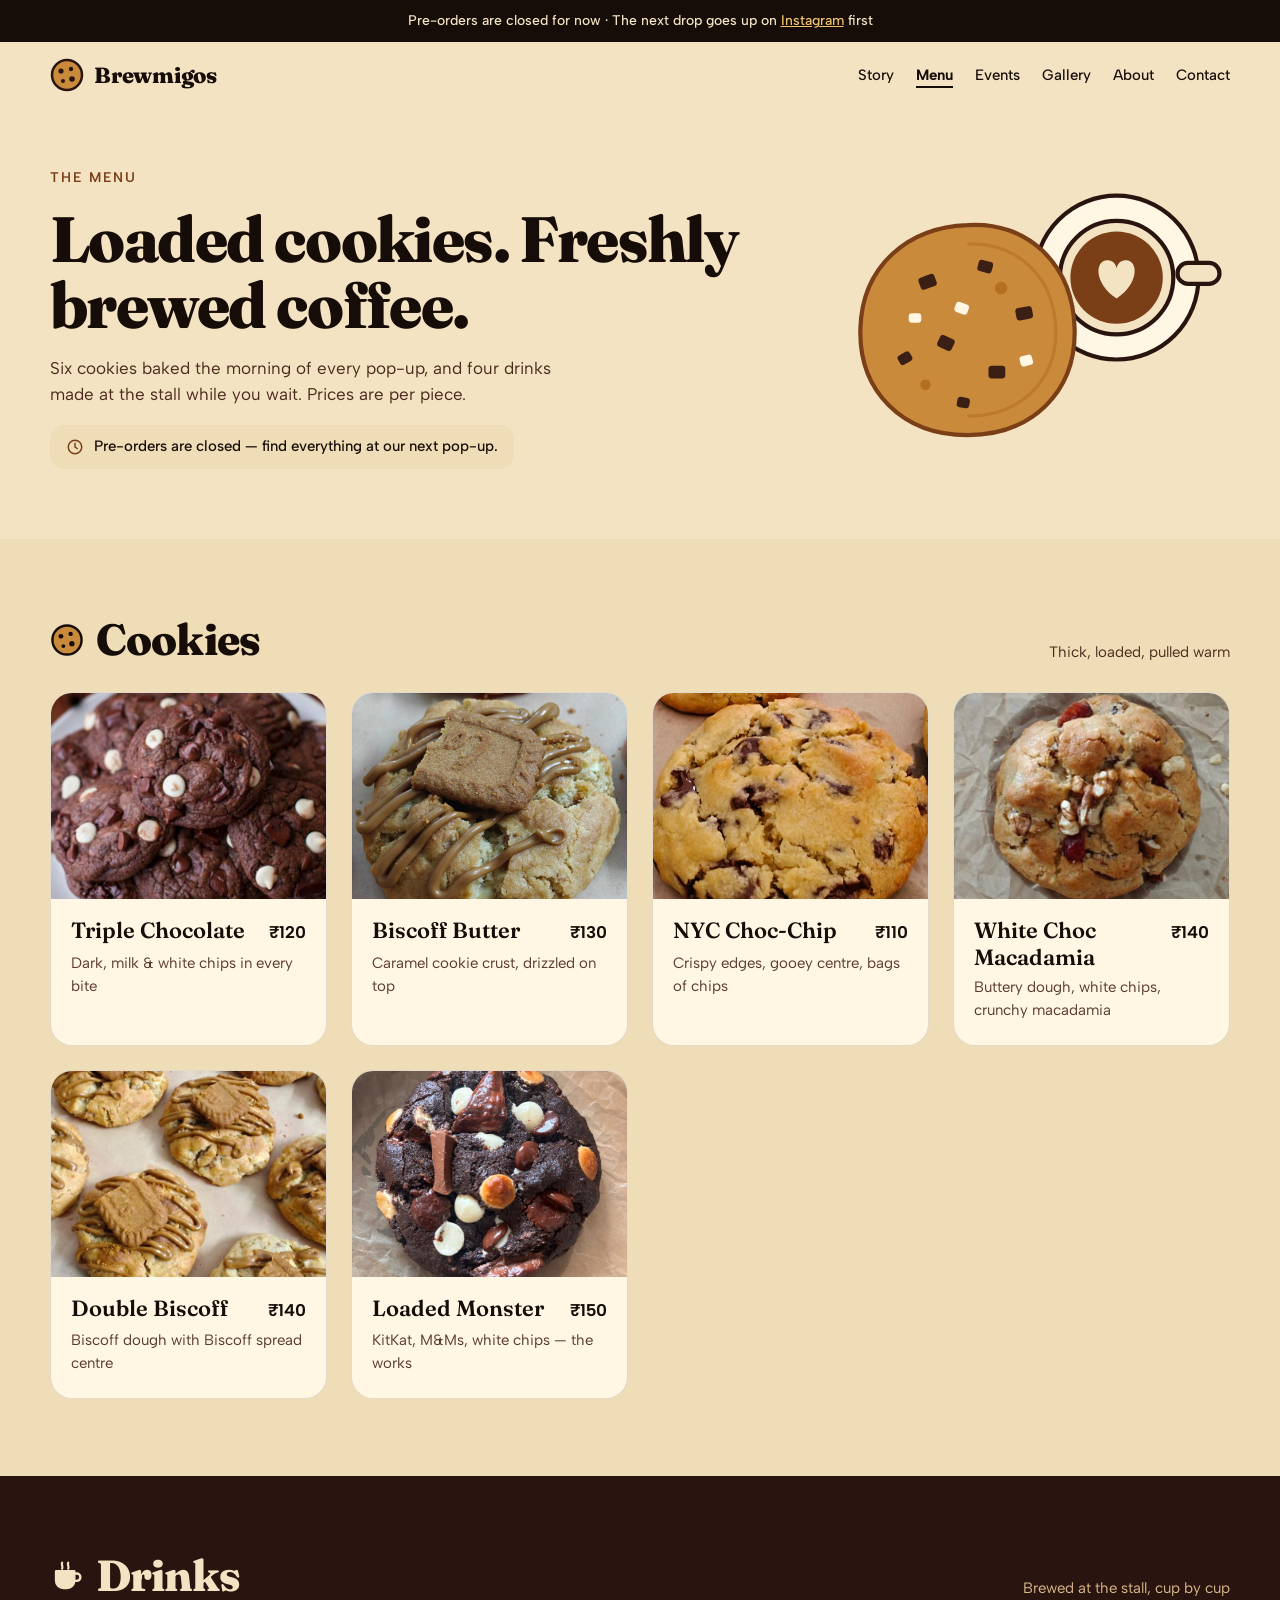
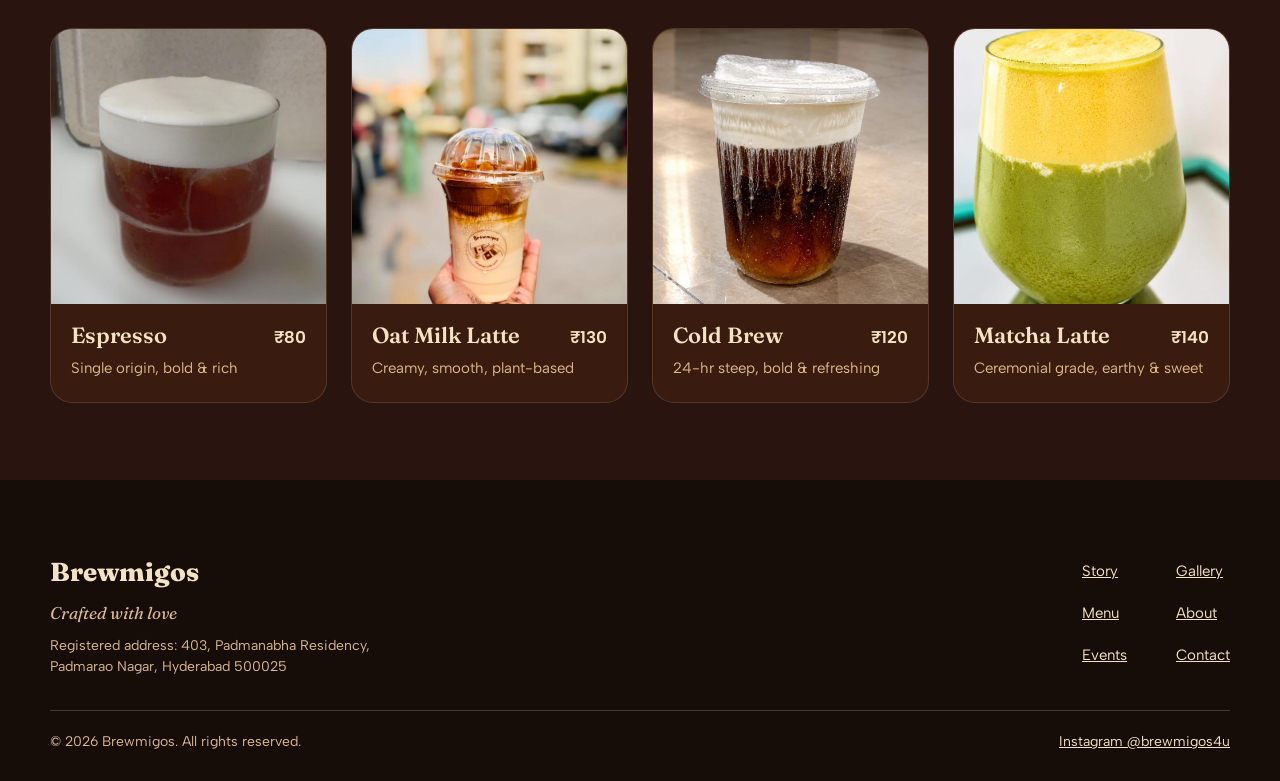
<file: menu.html>
<!DOCTYPE html>
<html lang="en">
<head>
  <meta charset="UTF-8" />
  <meta name="viewport" content="width=device-width, initial-scale=1.0" />
  <meta name="theme-color" content="#2A1410" />
  <meta name="description" content="Brewmigos menu — loaded cookies and freshly brewed coffee. Triple Chocolate, Biscoff Butter, Loaded Monster, cold brew, oat latte and more." />
  <link rel="manifest" href="manifest.json" />
  <link rel="icon" type="image/svg+xml" href="icons/favicon.svg" />
  <link rel="apple-touch-icon" href="icons/icon-192.png" />
  <title>Menu — Brewmigos</title>
  <script>document.documentElement.classList.add('js');</script>
  <link rel="preconnect" href="https://fonts.googleapis.com" />
  <link rel="preconnect" href="https://fonts.gstatic.com" crossorigin />
  <link href="https://fonts.googleapis.com/css2?family=Fraunces:ital,opsz,wght@0,9..144,400;0,9..144,600;0,9..144,800;1,9..144,400&family=Albert+Sans:wght@400;500;600;700&display=swap" rel="stylesheet" />
  <link rel="stylesheet" href="style.css" />
</head>
<body>
  <a class="skip" href="#main">Skip to content</a>

  <div class="announce" data-preorder-closed>Pre-orders are closed for now · The next drop goes up on <a href="https://www.instagram.com/brewmigos4u" target="_blank" rel="noopener noreferrer">Instagram</a> first</div>

  <header class="nav" id="nav">
    <div class="nav__inner">
      <a href="index.html" class="nav__logo">
        <svg width="34" height="34" viewBox="0 0 34 34" aria-hidden="true"><circle cx="17" cy="17" r="15" fill="#C98A3C" stroke="#2A1410" stroke-width="2.5"/><circle cx="11" cy="13" r="2.6" fill="#2A1410"/><circle cx="21" cy="11" r="2.2" fill="#2A1410"/><circle cx="22" cy="21" r="2.8" fill="#2A1410"/><circle cx="13" cy="23" r="2" fill="#2A1410"/></svg>
        <span>Brewmigos</span>
      </a>
      <button class="nav__hamburger" id="hamburger" aria-label="Menu" aria-expanded="false" aria-controls="nav-links"><span></span><span></span><span></span></button>
      <nav class="nav__links" id="nav-links" aria-label="Main">
        <a href="index.html" class="nav__link">Story</a>
        <a href="menu.html" class="nav__link" aria-current="page">Menu</a>
        <a href="events.html" class="nav__link">Events</a>
        <a href="gallery.html" class="nav__link">Gallery</a>
        <a href="about.html" class="nav__link">About</a>
        <a href="contact.html" class="nav__link">Contact</a>
        <button class="nav__install" data-install-open hidden>
          <svg width="18" height="18" viewBox="0 0 24 24" aria-hidden="true"><path d="M12 3v12M7 10l5 5 5-5M5 21h14" fill="none" stroke="currentColor" stroke-width="2" stroke-linecap="round" stroke-linejoin="round"/></svg>
          Install app
        </button>
        <button class="btn btn--gold btn--sm" data-preorder-open hidden>Pre-order</button>
      </nav>
    </div>
  </header>

  <main id="main">
    <section class="page-head">
      <div class="container split">
        <div class="split__text">
          <p class="eyebrow">The menu</p>
          <h1 class="page-title">Loaded cookies. Freshly brewed coffee.</h1>
          <p class="body">Six cookies baked the morning of every pop-up, and four drinks made at the stall while you wait. Prices are per piece.</p>
          <p class="notice" data-preorder-closed>
            <svg width="18" height="18" viewBox="0 0 24 24" aria-hidden="true"><circle cx="12" cy="12" r="9" fill="none" stroke="#7A3F17" stroke-width="2"/><path d="M12 7v5l3 2" fill="none" stroke="#7A3F17" stroke-width="2" stroke-linecap="round"/></svg>
            Pre-orders are closed — find everything at our next pop-up.
          </p>
        </div>
        <div class="split__art">
          <svg viewBox="0 0 400 300" role="img" aria-label="Top-down view of a loaded cookie next to a latte with a heart drawn in the foam">
            <circle cx="292" cy="112" r="78" fill="#FFF6E4" stroke="#2A1410" stroke-width="4"/>
            <rect x="350" y="98" width="40" height="20" rx="10" fill="#F3E3C3" stroke="#2A1410" stroke-width="4"/>
            <circle cx="292" cy="112" r="54" fill="#F3E3C3" stroke="#2A1410" stroke-width="4"/>
            <circle cx="292" cy="112" r="44" fill="#7A3F17"/>
            <path d="M292 132 C268 116 272 92 286 96 C290 97 292 101 292 104 C292 101 294 97 298 96 C312 92 316 116 292 132 Z" fill="#F3E3C3"/>
            <path d="M150 62 C206 58 250 98 252 160 C254 222 210 262 150 262 C88 262 46 220 48 160 C50 100 94 64 150 62 Z" fill="#C98A3C" stroke="#7A3F17" stroke-width="4"/>
            <path d="M150 80 C196 78 232 110 234 160 C236 210 200 244 150 244" fill="none" stroke="#B5701F" stroke-width="3" opacity="0.6"/>
            <g fill="#3B1F14"><rect x="104" y="110" width="16" height="12" rx="3" transform="rotate(-20 112 116)"/><rect x="160" y="96" width="14" height="11" rx="3" transform="rotate(15 167 101)"/><rect x="196" y="140" width="16" height="12" rx="3" transform="rotate(-10 204 146)"/><rect x="122" y="168" width="15" height="12" rx="3" transform="rotate(25 129 174)"/><rect x="170" y="196" width="16" height="12" rx="3"/><rect x="84" y="184" width="13" height="10" rx="3" transform="rotate(-30 90 189)"/><rect x="140" y="226" width="12" height="10" rx="3" transform="rotate(10 146 231)"/></g>
            <g fill="#FFF6E4"><rect x="138" y="136" width="13" height="10" rx="3" transform="rotate(20 144 141)"/><rect x="200" y="186" width="12" height="10" rx="3" transform="rotate(-15 206 191)"/><rect x="94" y="146" width="12" height="9" rx="3"/></g>
            <g fill="#B5701F"><circle cx="182" cy="122" r="6"/><circle cx="110" cy="214" r="5"/></g>
          </svg>
        </div>
      </div>
    </section>

    <section class="section section--band" aria-labelledby="cookies-title">
      <div class="container">
        <div class="section__head">
          <h2 class="section__title" id="cookies-title">
            <svg width="34" height="34" viewBox="0 0 28 28" aria-hidden="true"><circle cx="14" cy="14" r="12" fill="#C98A3C" stroke="#160C08" stroke-width="2"/><circle cx="9" cy="11" r="2" fill="#160C08"/><circle cx="17" cy="9" r="1.8" fill="#160C08"/><circle cx="18" cy="17" r="2.2" fill="#160C08"/><circle cx="11" cy="19" r="1.6" fill="#160C08"/></svg>
            Cookies
          </h2>
          <span class="section__aside">Thick, loaded, pulled warm</span>
        </div>
        <div class="menu-grid">
          <article class="menu-card reveal">
            <img src="assets/PHOTO-2026-06-29-11-44-35%202.jpg" alt="Triple Chocolate cookies piled on a plate, studded with white and dark chips" loading="lazy" />
            <div class="menu-card__body">
              <div class="menu-card__row"><h3 class="menu-card__name">Triple Chocolate</h3><span class="menu-card__price">&#8377;120</span></div>
              <p class="menu-card__desc">Dark, milk &amp; white chips in every bite</p>
            </div>
          </article>
          <article class="menu-card reveal">
            <img src="assets/PHOTO-2026-06-29-11-44-35%2011.jpg" alt="Biscoff Butter cookie topped with a Biscoff biscuit and caramel drizzle" loading="lazy" />
            <div class="menu-card__body">
              <div class="menu-card__row"><h3 class="menu-card__name">Biscoff Butter</h3><span class="menu-card__price">&#8377;130</span></div>
              <p class="menu-card__desc">Caramel cookie crust, drizzled on top</p>
            </div>
          </article>
          <article class="menu-card reveal">
            <img src="assets/PHOTO-2026-06-29-11-44-35%2015.jpg" alt="NYC Choc-Chip cookie with crackled top and melting chocolate chips" loading="lazy" />
            <div class="menu-card__body">
              <div class="menu-card__row"><h3 class="menu-card__name">NYC Choc-Chip</h3><span class="menu-card__price">&#8377;110</span></div>
              <p class="menu-card__desc">Crispy edges, gooey centre, bags of chips</p>
            </div>
          </article>
          <article class="menu-card reveal">
            <img src="assets/PHOTO-2026-06-29-11-44-33%202.jpg" alt="White Choc Macadamia cookie with chunks of nuts on baking paper" loading="lazy" />
            <div class="menu-card__body">
              <div class="menu-card__row"><h3 class="menu-card__name">White Choc Macadamia</h3><span class="menu-card__price">&#8377;140</span></div>
              <p class="menu-card__desc">Buttery dough, white chips, crunchy macadamia</p>
            </div>
          </article>
          <article class="menu-card reveal">
            <img src="assets/PHOTO-2026-06-29-11-44-35%209.jpg" alt="Double Biscoff cookies, each topped with a Biscoff biscuit" loading="lazy" />
            <div class="menu-card__body">
              <div class="menu-card__row"><h3 class="menu-card__name">Double Biscoff</h3><span class="menu-card__price">&#8377;140</span></div>
              <p class="menu-card__desc">Biscoff dough with Biscoff spread centre</p>
            </div>
          </article>
          <article class="menu-card reveal">
            <img src="assets/PHOTO-2026-06-29-11-44-33.jpg" alt="Loaded Monster chocolate cookie with KitKat, white chips and candy" loading="lazy" />
            <div class="menu-card__body">
              <div class="menu-card__row"><h3 class="menu-card__name">Loaded Monster</h3><span class="menu-card__price">&#8377;150</span></div>
              <p class="menu-card__desc">KitKat, M&amp;Ms, white chips — the works</p>
            </div>
          </article>
        </div>
      </div>
    </section>

    <section class="section section--dark" aria-labelledby="drinks-title">
      <div class="container">
        <div class="section__head">
          <h2 class="section__title" id="drinks-title">
            <svg width="34" height="34" viewBox="0 0 28 28" aria-hidden="true"><path d="M5 10h15v8a6 6 0 0 1-6 6h-3a6 6 0 0 1-6-6z" fill="#F3E3C3" stroke="#F3E3C3" stroke-width="2" stroke-linejoin="round"/><path d="M20 12h2a3 3 0 0 1 0 6h-2" fill="none" stroke="#F3E3C3" stroke-width="2"/><path d="M10 3c-1 2 1 3 0 5M15 3c-1 2 1 3 0 5" fill="none" stroke="#F3E3C3" stroke-width="1.8" stroke-linecap="round"/></svg>
            Drinks
          </h2>
          <span class="section__aside">Brewed at the stall, cup by cup</span>
        </div>
        <div class="menu-grid menu-grid--drinks">
          <article class="menu-card menu-card--drink reveal">
            <img src="assets/PHOTO-2026-06-29-11-44-35%2026.jpg" alt="Espresso" loading="lazy" />
            <div class="menu-card__body">
              <div class="menu-card__row"><h3 class="menu-card__name">Espresso</h3><span class="menu-card__price">&#8377;80</span></div>
              <p class="menu-card__desc">Single origin, bold &amp; rich</p>
            </div>
          </article>
          <article class="menu-card menu-card--drink reveal">
            <img src="assets/PHOTO-2026-06-29-11-44-35%2019.jpg" alt="Iced oat milk latte in a Brewmigos cup" loading="lazy" />
            <div class="menu-card__body">
              <div class="menu-card__row"><h3 class="menu-card__name">Oat Milk Latte</h3><span class="menu-card__price">&#8377;130</span></div>
              <p class="menu-card__desc">Creamy, smooth, plant-based</p>
            </div>
          </article>
          <article class="menu-card menu-card--drink reveal">
            <img src="assets/PHOTO-2026-06-29-11-44-35%2031.jpg" alt="Cold brew topped with cream in a takeaway cup" loading="lazy" />
            <div class="menu-card__body">
              <div class="menu-card__row"><h3 class="menu-card__name">Cold Brew</h3><span class="menu-card__price">&#8377;120</span></div>
              <p class="menu-card__desc">24-hr steep, bold &amp; refreshing</p>
            </div>
          </article>
          <article class="menu-card menu-card--drink reveal">
            <img src="assets/PHOTO-2026-06-29-11-44-35%2028.jpg" alt="Matcha latte in a glass" loading="lazy" />
            <div class="menu-card__body">
              <div class="menu-card__row"><h3 class="menu-card__name">Matcha Latte</h3><span class="menu-card__price">&#8377;140</span></div>
              <p class="menu-card__desc">Ceremonial grade, earthy &amp; sweet</p>
            </div>
          </article>
        </div>
      </div>
    </section>
  </main>

  <footer class="footer">
    <div class="container">
      <div class="footer__top">
        <div class="footer__brand">
          <span class="footer__name">Brewmigos</span>
          <span class="footer__tag">Crafted with love</span>
          <span class="footer__addr">Registered address: 403, Padmanabha Residency, Padmarao Nagar, Hyderabad 500025</span>
        </div>
        <nav class="footer__links" aria-label="Footer">
          <a href="index.html">Story</a>
          <a href="gallery.html">Gallery</a>
          <a href="menu.html">Menu</a>
          <a href="about.html">About</a>
          <a href="events.html">Events</a>
          <a href="contact.html">Contact</a>
        </nav>
      </div>
      <div class="footer__bottom">
        <span>&copy; 2026 Brewmigos. All rights reserved.</span>
        <a href="https://www.instagram.com/brewmigos4u" target="_blank" rel="noopener noreferrer">Instagram @brewmigos4u</a>
      </div>
    </div>
  </footer>

  <div class="install-indicator" id="install-indicator" hidden>
    <button class="install-indicator__btn" id="install-btn">
      <span class="install-indicator__icon" aria-hidden="true">
        <svg width="22" height="22" viewBox="0 0 34 34"><circle cx="17" cy="17" r="15" fill="#C98A3C" stroke="#F3E3C3" stroke-width="2.5"/><circle cx="11" cy="13" r="2.6" fill="#2A1410"/><circle cx="21" cy="11" r="2.2" fill="#2A1410"/><circle cx="22" cy="21" r="2.8" fill="#2A1410"/><circle cx="13" cy="23" r="2" fill="#2A1410"/></svg>
      </span>
      <span class="install-indicator__text">
        <strong>Install Brewmigos</strong>
        <span>Add the app to your home screen</span>
      </span>
    </button>
    <button class="install-indicator__close" id="install-close" aria-label="Dismiss">
      <svg width="16" height="16" viewBox="0 0 24 24" aria-hidden="true"><path d="M6 6l12 12M18 6L6 18" stroke="currentColor" stroke-width="2.5" stroke-linecap="round"/></svg>
    </button>
  </div>

  <div class="install-help" id="install-help" role="dialog" aria-modal="true" aria-labelledby="install-help-title" hidden>
    <div class="install-help__card">
      <h2 class="install-help__title" id="install-help-title">Install Brewmigos</h2>
      <ol class="install-help__steps">
        <li><span>Open your browser menu — the <strong>&#8942;</strong> or <strong>&#8801;</strong> button.</span></li>
        <li><span>Tap <strong>Install app</strong> or <strong>Add to Home screen</strong>.</span></li>
        <li><span>Open Brewmigos from your home screen, like any other app.</span></li>
      </ol>
      <button class="btn btn--dark btn--full" id="install-help-close">Got it</button>
    </div>
  </div>

  <div class="po-modal" id="preorder-modal" role="dialog" aria-modal="true" aria-label="Pre-order">
    <div class="po-modal__inner">
      <div class="po-modal__header">
        <div>
          <h2 class="po-modal__title">Pre-order for <span class="event-date"></span></h2>
          <p class="po-modal__subtitle event-location"></p>
        </div>
        <button class="po-modal__close" id="preorder-modal-close" aria-label="Close">
          <svg width="18" height="18" viewBox="0 0 24 24" aria-hidden="true"><path d="M6 6l12 12M18 6L6 18" stroke="currentColor" stroke-width="2.5" stroke-linecap="round"/></svg>
        </button>
      </div>
      <div class="po-modal__body">
        <div class="po-section">
          <h3 class="po-section__title">Pick your cookies</h3>
          <p class="po-section__hint">Minimum 6 cookies per order.</p>
          <div class="po-products" id="preorder-products"></div>
        </div>
        <div class="po-section">
          <h3 class="po-section__title">Your order</h3>
          <div id="cart-items" class="cart-items"></div>
          <div class="cart-total-row"><span>Total</span><strong id="cart-total">&#8377;0</strong></div>
        </div>
        <div class="po-section">
          <h3 class="po-section__title">Your details</h3>
          <form class="form" id="checkout-form" novalidate>
            <div class="form__row">
              <div class="form__group">
                <label for="po-name" class="form__label">Name *</label>
                <input type="text" id="po-name" name="name" class="form__input" autocomplete="name" required />
              </div>
              <div class="form__group">
                <label for="po-phone" class="form__label">Phone *</label>
                <input type="tel" id="po-phone" name="phone" class="form__input" autocomplete="tel" required />
              </div>
            </div>
            <div class="form__group">
              <label for="po-email" class="form__label">Email *</label>
              <input type="email" id="po-email" name="email" class="form__input" autocomplete="email" required />
            </div>
            <div class="form__group">
              <label for="pickup-info" class="form__label">Pickup</label>
              <input type="text" class="form__input" id="pickup-info" readonly />
            </div>
            <div class="form__group">
              <label for="po-notes" class="form__label">Notes / allergies</label>
              <textarea id="po-notes" name="notes" class="form__input form__textarea form__textarea--sm"></textarea>
            </div>
            <button type="submit" class="btn btn--gold btn--full">Place Pre-order</button>
            <div id="order-status" class="order-status" aria-live="polite"></div>
          </form>
        </div>
      </div>
    </div>
  </div>

  <script type="module" src="ui.js"></script>
  <script type="module" src="preorder.js"></script>
  <script>
    if ('serviceWorker' in navigator) {
      window.addEventListener('load', () => {
        navigator.serviceWorker.register('sw.js').catch(() => {});
      });
    }
  </script>
</body>
</html>
</file>
<file: style.css>
/* ── Tokens ───────────────────────────────────────────────────────────────── */
:root {
  --c-bg:       #160C08;  /* deep espresso base */
  --c-surface:  #2A1410;  /* dark chocolate */
  --c-gold:     #C98A3C;  /* golden crust accent */
  --c-caramel:  #B5701F;  /* Biscoff caramel */
  --c-cream:    #F3E3C3;  /* baked dough cream */
  --c-paper:    #FFF6E4;
  --c-rust:     #7A3F17;
  --c-chip:     #3B1F14;
  --c-glow:     #F2C46B;

  --c-ink:        #160C08;
  --c-ink-soft:   #4A2A1C;
  --c-ink-muted:  #5A3A2A;
  --c-cream-soft: #EBCFA6;
  --c-cream-muted:#D9B98A;

  /* Story bands: the page darkens as the bake and the brew progress */
  --band-1: #EFDDB7;
  --band-2: #E6C893;
  --band-3: #D9AE6E;
  --band-4: #8A4A1C;
  --band-5: #5E2E12;
  --band-6: #3A1B0F;

  --font-display: 'Fraunces', Georgia, serif;
  --font-body:    'Albert Sans', system-ui, sans-serif;

  --pad-x:  clamp(16px, 4vw, 48px);
  --maxw:   1180px;
  --radius: 22px;
  --ease-out: cubic-bezier(.22, 1, .36, 1);

  /* Per-section text tones, overridden by each band */
  --eyebrow: var(--c-rust);
  --muted:   var(--c-ink-soft);
}

/* ── Base ─────────────────────────────────────────────────────────────────── */
*, *::before, *::after { box-sizing: border-box; }
html { scroll-behavior: smooth; }
@media (prefers-reduced-motion: reduce) { html { scroll-behavior: auto; } }

body {
  margin: 0;
  background: var(--c-cream);
  color: var(--c-ink);
  font-family: var(--font-body);
  font-size: 17px;
  line-height: 1.55;
  overflow-x: hidden;
  -webkit-font-smoothing: antialiased;
  /* Cookie cursor (matches the navbar logo mark); elements with their own
     cursor (buttons, zoomable photos) keep their more specific value. */
  cursor: url('icons/cursor-cookie.svg') 16 16, auto;
}
img, video { display: block; max-width: 100%; height: auto; }
svg { display: block; }
a { color: inherit; }
h1, h2, h3, h4, p, ul, ol, dl, dd, figure, pre { margin: 0; }
ul, ol { padding: 0; list-style: none; }
button { font: inherit; cursor: pointer; }
[hidden] { display: none !important; }
:focus-visible { outline: 3px solid var(--c-gold); outline-offset: 3px; }

.skip {
  position: absolute; left: -9999px; top: 8px; z-index: 200;
  background: var(--c-ink); color: var(--c-cream);
  padding: 10px 16px; border-radius: 999px; font-weight: 600;
}
.skip:focus { left: 16px; }

.container { max-width: var(--maxw); margin-inline: auto; }

/* ── Announcement bar ─────────────────────────────────────────────────────── */
.announce {
  background: var(--c-ink); color: var(--c-cream);
  padding: 10px var(--pad-x);
  text-align: center; font-size: 14px; font-weight: 500;
}
.announce a { color: var(--c-glow); }

/* ── Nav ──────────────────────────────────────────────────────────────────── */
.nav {
  position: sticky; top: 0; z-index: 50;
  background: var(--c-cream);
  padding: 10px var(--pad-x);
  transition: box-shadow .3s;
}
.nav.scrolled { box-shadow: 0 1px 0 rgba(22,12,8,.12), 0 8px 24px rgba(22,12,8,.08); }
.nav__inner {
  max-width: var(--maxw); margin: 0 auto;
  display: flex; align-items: center; justify-content: space-between; gap: 16px 24px;
}
.nav__logo { display: flex; align-items: center; gap: 10px; text-decoration: none; min-height: 44px; }
.nav__logo span { font-family: var(--font-display); font-weight: 800; font-size: 22px; letter-spacing: -.01em; }
.nav__links { display: flex; align-items: center; gap: 0 22px; font-weight: 500; font-size: 15px; }
.nav__link { text-decoration: none; padding: 12px 0; }
.nav__link:hover { text-decoration: underline; text-decoration-thickness: 2px; text-underline-offset: 6px; }
.nav__link[aria-current="page"] {
  font-weight: 700;
  text-decoration: underline; text-decoration-thickness: 2px; text-underline-offset: 6px;
}
.nav__hamburger {
  display: none; width: 44px; height: 44px; padding: 0;
  border: none; background: none;
  flex-direction: column; justify-content: center; align-items: center; gap: 5px;
}
.nav__hamburger span {
  display: block; width: 22px; height: 2px; border-radius: 2px;
  background: var(--c-ink); transition: transform .3s, opacity .3s;
}
.nav__hamburger.open span:nth-child(1) { transform: translateY(7px) rotate(45deg); }
.nav__hamburger.open span:nth-child(2) { opacity: 0; }
.nav__hamburger.open span:nth-child(3) { transform: translateY(-7px) rotate(-45deg); }

@media (max-width: 820px) {
  .nav__hamburger { display: flex; }
  .nav__links {
    display: none;
    position: absolute; left: 0; right: 0; top: 100%;
    flex-direction: column; align-items: stretch;
    background: var(--c-cream);
    padding: 4px var(--pad-x) 20px;
    border-bottom: 1px solid rgba(22,12,8,.12);
    box-shadow: 0 16px 32px rgba(22,12,8,.12);
  }
  .nav__links.open { display: flex; }
  .nav__link { padding: 14px 0; font-size: 18px; border-bottom: 1px solid rgba(22,12,8,.08); }
  .nav__links .btn { margin-top: 14px; }
}

/* ── Type ─────────────────────────────────────────────────────────────────── */
.eyebrow {
  font-weight: 600; font-size: 14px; letter-spacing: .14em; text-transform: uppercase;
  color: var(--eyebrow);
}
.display {
  font-family: var(--font-display); font-weight: 800;
  font-size: clamp(2.6rem, 5.6vw, 5rem); line-height: 1.02; letter-spacing: -.025em;
}
.page-title {
  font-family: var(--font-display); font-weight: 800;
  font-size: clamp(2.4rem, 5vw, 4.4rem); line-height: 1.02; letter-spacing: -.025em;
}
.page-title em { font-weight: 400; color: var(--c-rust); }
.h2 {
  font-family: var(--font-display); font-weight: 800;
  font-size: clamp(2rem, 4vw, 3.4rem); line-height: 1.05; letter-spacing: -.02em;
}
.lede { max-width: 34em; font-size: clamp(1.05rem, 1.4vw, 1.2rem); color: var(--muted); }
.body { max-width: 32em; color: var(--muted); }

/* ── Buttons ──────────────────────────────────────────────────────────────── */
.btn {
  display: inline-flex; align-items: center; justify-content: center; gap: 10px;
  min-height: 48px; padding: 12px 24px; border-radius: 999px;
  border: 2px solid transparent; background: none;
  font-weight: 600; text-decoration: none;
  transition: transform .2s var(--ease-out), background-color .2s, color .2s;
}
.btn:hover { transform: translateY(-2px); }
.btn--dark { background: var(--c-ink); color: var(--c-cream); }
.btn--gold { background: var(--c-gold); color: var(--c-ink); font-weight: 700; }
.btn--outline { border-color: var(--c-ink); color: var(--c-ink); }
.btn--outline-light { border-color: var(--c-cream); color: var(--c-cream); }
.btn--sm { min-height: 40px; padding: 8px 18px; font-size: 15px; }
.btn--full { width: 100%; }
.btn:disabled { opacity: .45; cursor: not-allowed; transform: none; }
.btn-row { display: flex; flex-wrap: wrap; gap: 12px; padding-top: 6px; }
.link-arrow { display: inline-flex; align-items: center; gap: 8px; font-weight: 600; padding: 10px 0; align-self: flex-start; }

/* ── Layout ───────────────────────────────────────────────────────────────── */
.split { display: flex; flex-wrap: wrap; align-items: center; gap: 40px 64px; }
.split--rev { flex-wrap: wrap-reverse; }
.split__text { flex: 1 1 380px; min-width: 0; display: flex; flex-direction: column; gap: 18px; }
.split__art { flex: 1 1 420px; min-width: 0; max-width: 540px; margin: 0 auto; }
.split__art svg { width: 100%; height: auto; }

.wave {
  display: block;
  width: calc(100% + 2 * var(--pad-x));
  margin: 0 calc(-1 * var(--pad-x));
  height: clamp(36px, 5vw, 80px);
}

/* ── Story ────────────────────────────────────────────────────────────────── */
.hero { padding: clamp(24px, 5vw, 64px) var(--pad-x) 0; }
.hero .split__text { flex-basis: 420px; gap: 22px; }
.hero .split__art { max-width: 560px; }

.tracks {
  display: grid; grid-template-columns: repeat(auto-fit, minmax(min(300px, 100%), 1fr)); gap: 20px;
  margin-top: clamp(40px, 6vw, 72px); padding-bottom: clamp(48px, 7vw, 88px);
}
.track { border: 2px solid var(--c-ink); border-radius: 24px; padding: 22px 24px; display: flex; flex-direction: column; gap: 14px; }
.track__title { display: flex; align-items: center; gap: 10px; font-family: var(--font-display); font-weight: 800; font-size: 22px; }
.track__steps { display: flex; flex-wrap: wrap; align-items: center; gap: 6px 10px; }
.track__steps a { display: inline-flex; padding: 10px 16px; border-radius: 999px; font-weight: 600; text-decoration: none; }
.track--cookie .track__steps a { background: var(--c-gold); }
.track--coffee .track__steps a { border: 2px solid var(--c-ink); padding: 8px 14px; }
.track__arrow { color: var(--c-rust); }

.band { padding: clamp(40px, 6vw, 80px) var(--pad-x) 0; }
.band__body { padding-bottom: clamp(56px, 8vw, 104px); }
.band--1 { background: var(--band-1); --eyebrow: #7A3F17; --muted: #4A2A1C; }
.band--2 { background: var(--band-2); --eyebrow: #6A3512; --muted: #3E2216; }
.band--3 { background: var(--band-3); --eyebrow: #5A2C0E; --muted: #2E180E; }
.band--4 { background: var(--band-4); color: var(--c-cream); --eyebrow: #EBCFA6; --muted: #EBCFA6; }
.band--5 { background: var(--band-5); color: var(--c-cream); --eyebrow: #EBCFA6; --muted: #EBCFA6; }
.band--6 { background: var(--band-6); color: var(--c-cream); --eyebrow: #E3C79B; --muted: #E3C79B; }

.step { display: flex; flex-wrap: wrap; align-items: center; gap: 10px 14px; }
.pill {
  display: inline-flex; align-items: center; gap: 8px;
  padding: 6px 14px 6px 8px; border-radius: 999px;
  font-weight: 700; font-size: 14px;
}
.pill--cookie { background: var(--c-gold); color: var(--c-ink); }
.band--3 .pill--cookie { box-shadow: inset 0 0 0 2px var(--c-ink); }
.pill--coffee { border: 2px solid currentColor; padding: 4px 14px 4px 8px; }
.step__label { font-weight: 600; font-size: 14px; letter-spacing: .14em; text-transform: uppercase; color: var(--eyebrow); }

.chips { display: flex; flex-wrap: wrap; gap: 8px; margin-top: 4px; }
.chips li { padding: 8px 14px; border-radius: 999px; border: 1.5px solid var(--c-rust); font-size: 15px; font-weight: 500; }

.facts { display: grid; grid-template-columns: repeat(3, minmax(0, 1fr)); gap: 12px; margin-top: 6px; }
.facts div { border-top: 2px solid var(--c-ink); padding-top: 10px; }
.facts dt { font-family: var(--font-display); font-weight: 600; font-size: 20px; line-height: 1.2; }
.facts dd { margin: 2px 0 0; font-size: 15px; color: var(--muted); }

.finale {
  background: var(--c-surface); color: var(--c-cream);
  padding: clamp(40px, 6vw, 80px) var(--pad-x) clamp(64px, 9vw, 120px);
  --eyebrow: #E3C79B; --muted: #E3C79B;
}
.finale__inner { display: flex; flex-direction: column; align-items: center; gap: 32px; text-align: center; }
.finale .h2 { max-width: 16em; font-size: clamp(2.2rem, 4.6vw, 4rem); }
.finale__art { width: 100%; max-width: 720px; }
.finale__art svg { width: 100%; height: auto; }
.finale .btn-row { justify-content: center; }
.finale__note { font-size: 15px; color: var(--c-cream-muted); }
.finale__note a { color: var(--c-glow); }

/* Illustration motion */
.steam { animation: bm-rise 3.2s ease-in-out infinite; }
.steam.d2 { animation-delay: 1.1s; }
.steam.d3 { animation-delay: 2.1s; }
.bulb { animation: bm-twinkle 2.6s ease-in-out infinite; }
.bulb.d2 { animation-delay: .9s; }
.bulb.d3 { animation-delay: 1.7s; }
@keyframes bm-rise { 0% { opacity: 0; transform: translateY(8px); } 40% { opacity: .9; } 100% { opacity: 0; transform: translateY(-14px); } }
@keyframes bm-twinkle { 0%, 100% { opacity: 1; } 50% { opacity: .55; } }

/* Scroll reveal (ui.js adds .visible; .js is set in <head> so no-JS shows everything) */
.js .reveal { opacity: 0; transform: translateY(28px); transition: opacity .8s var(--ease-out), transform .8s var(--ease-out); }
.js .reveal.visible { opacity: 1; transform: none; }

@media (prefers-reduced-motion: reduce) {
  .steam, .bulb { animation: none; }
  .js .reveal { opacity: 1; transform: none; transition: none; }
}

/* ── Inner pages ──────────────────────────────────────────────────────────── */
.page-head { padding: clamp(24px, 4vw, 56px) var(--pad-x) clamp(40px, 5vw, 72px); }
.page-head .split { gap: 32px 56px; }
.page-head .split__text { flex-basis: 440px; }
.page-head .split__art { flex: 1 1 300px; max-width: 420px; }

.notice {
  align-self: flex-start; display: inline-flex; align-items: center; gap: 10px;
  padding: 10px 16px; border-radius: 14px; background: var(--band-1);
  font-size: 15px; font-weight: 500;
}
.notice svg { flex: none; }

.section { padding: clamp(48px, 6vw, 88px) var(--pad-x); }
.section--band { background: var(--band-1); }
.section--dark { background: var(--c-surface); color: var(--c-cream); --eyebrow: #E3C79B; --muted: #D9B98A; }
.section__head {
  display: flex; flex-wrap: wrap; align-items: baseline; justify-content: space-between;
  gap: 8px 24px; margin-bottom: 28px;
}
.section__head--stack { flex-direction: column; align-items: flex-start; gap: 10px; }
.section__title {
  display: flex; align-items: center; gap: 12px;
  font-family: var(--font-display); font-weight: 800;
  font-size: clamp(1.8rem, 3.4vw, 2.8rem); line-height: 1.1; letter-spacing: -.02em;
}
.section__aside { font-size: 15px; color: var(--muted); }

/* Menu */
.menu-grid { display: grid; grid-template-columns: repeat(auto-fill, minmax(min(260px, 100%), 1fr)); gap: 24px; }
.menu-grid--drinks { grid-template-columns: repeat(auto-fill, minmax(min(240px, 100%), 1fr)); }
.menu-card {
  background: var(--c-paper); border: 1.5px solid rgba(22,12,8,.12);
  border-radius: var(--radius); overflow: hidden; display: flex; flex-direction: column;
}
.menu-card img { width: 100%; aspect-ratio: 4 / 3; object-fit: cover; }
.menu-card--drink { background: var(--band-6); border-color: rgba(243,227,195,.14); }
.menu-card--drink img { aspect-ratio: 1 / 1; }
.menu-card__body { padding: 18px 20px 22px; display: flex; flex-direction: column; gap: 6px; }
.menu-card__row { display: flex; justify-content: space-between; align-items: baseline; gap: 12px; }
.menu-card__name { font-family: var(--font-display); font-weight: 600; font-size: 22px; line-height: 1.2; }
.menu-card__price { font-weight: 700; font-variant-numeric: tabular-nums; white-space: nowrap; }
.menu-card__desc { font-size: 15px; color: var(--c-ink-muted); }
.menu-card--drink .menu-card__desc { color: var(--c-cream-muted); }

/* Events */
.events-hero {
  background: var(--c-rust); color: var(--c-cream);
  padding: 0 var(--pad-x) clamp(48px, 6vw, 88px);
  --eyebrow: #EBCFA6; --muted: #EBCFA6;
}
.events-hero__lights { display: block; width: calc(100% + 2 * var(--pad-x)); margin: 0 calc(-1 * var(--pad-x)); height: clamp(60px, 8vw, 120px); }
.events-hero__row { display: flex; flex-wrap: wrap; align-items: flex-end; justify-content: space-between; gap: 28px 56px; }
.events-hero__text { flex: 1 1 520px; min-width: 0; display: flex; flex-direction: column; gap: 18px; }
.closed-card {
  flex: 0 1 360px; min-width: 0;
  background: var(--c-cream); color: var(--c-ink);
  border-radius: var(--radius); padding: 22px 24px;
  display: flex; flex-direction: column; gap: 10px;
}
.closed-card a { font-weight: 700; color: var(--c-rust); padding: 10px 0; align-self: flex-start; }
.badge {
  align-self: flex-start; display: inline-flex; padding: 4px 12px; border-radius: 999px;
  background: var(--c-ink); color: var(--c-cream);
  font-size: 13px; font-weight: 700; letter-spacing: .08em; text-transform: uppercase;
}
.ticket-list { display: flex; flex-direction: column; gap: 24px; }
.ticket {
  display: flex; flex-wrap: wrap;
  background: var(--c-paper); border: 1.5px solid rgba(22,12,8,.12);
  border-radius: 24px; overflow: hidden;
}
.ticket__date {
  flex: 0 0 150px; background: var(--c-gold);
  display: flex; flex-direction: column; align-items: center; justify-content: center;
  padding: 24px 16px; border-right: 3px dashed var(--c-cream);
}
.ticket__month { font-weight: 700; font-size: 15px; letter-spacing: .14em; }
.ticket__day { font-family: var(--font-display); font-weight: 800; font-size: 48px; line-height: 1; }
.ticket__body { flex: 1 1 320px; min-width: 0; padding: 24px clamp(20px, 3vw, 32px); display: flex; flex-direction: column; gap: 10px; }
.tag {
  align-self: flex-start; padding: 3px 12px; border-radius: 999px;
  border: 1.5px solid var(--c-rust); color: var(--c-rust);
  font-size: 13px; font-weight: 700; letter-spacing: .06em; text-transform: uppercase;
}
.ticket__title { font-family: var(--font-display); font-weight: 600; font-size: 26px; line-height: 1.2; }
.ticket__desc { color: var(--c-ink-soft); max-width: 40em; }
.ticket__meta { display: flex; flex-wrap: wrap; align-items: center; gap: 8px 20px; font-size: 15px; color: var(--c-ink-muted); }
.ticket__meta span { display: inline-flex; align-items: center; gap: 6px; }
.ticket__meta a { font-weight: 600; color: var(--c-rust); padding: 10px 0; }
@media (max-width: 560px) {
  .ticket__date { flex: 1 1 100%; flex-direction: row; gap: 12px; padding: 14px; border-right: none; border-bottom: 3px dashed var(--c-cream); }
  .ticket__day { font-size: 32px; }
}

.two-col { display: flex; flex-wrap: wrap; gap: 40px 64px; }
.two-col > * { flex: 1 1 380px; min-width: 0; }
.past li { display: flex; flex-wrap: wrap; align-items: baseline; gap: 4px 20px; padding: 16px 0; border-top: 1.5px solid var(--c-ink); }
.past__date { font-family: var(--font-display); font-weight: 600; font-size: 20px; min-width: 140px; }
.past__title { flex: 1 1 200px; font-weight: 600; }
.past__where { color: var(--c-ink-muted); }
.callout {
  background: var(--c-surface); color: var(--c-cream);
  border-radius: 24px; padding: clamp(24px, 3vw, 36px);
  display: flex; flex-direction: column; gap: 14px; align-self: flex-start;
  --muted: #E3C79B;
}
.callout__title { font-family: var(--font-display); font-weight: 800; font-size: 28px; line-height: 1.15; }
.callout .btn { align-self: flex-start; }

/* Gallery */
.gallery-head { padding: clamp(24px, 4vw, 56px) var(--pad-x) clamp(32px, 4vw, 48px); }
.gallery-head__row { display: flex; flex-wrap: wrap; align-items: flex-end; justify-content: space-between; gap: 20px 48px; }
.gallery-head__text { flex: 1 1 480px; min-width: 0; display: flex; flex-direction: column; gap: 16px; }
.masonry { columns: 260px 4; column-gap: 16px; }
.masonry img, .ig-tile { break-inside: avoid; margin: 0 0 16px; width: 100%; border-radius: 18px; }
.masonry img { background: var(--band-1); cursor: zoom-in; }
.ig-tile {
  background: var(--c-surface); color: var(--c-cream);
  padding: 24px; display: flex; flex-direction: column; gap: 12px;
}
.ig-tile__text { font-family: var(--font-display); font-weight: 600; font-size: 22px; line-height: 1.2; }
.ig-tile a { color: var(--c-glow); font-weight: 600; padding: 8px 0; align-self: flex-start; }

/* Lightbox */
.lightbox {
  position: fixed; inset: 0; z-index: 100;
  background: rgba(22,12,8,.94);
  display: none; align-items: center; justify-content: center;
  padding: 72px 16px;
}
.lightbox.open { display: flex; }
.lightbox img { max-width: min(1000px, 100%); max-height: 100%; object-fit: contain; border-radius: 12px; }
.lightbox__btn {
  position: absolute; width: 48px; height: 48px; border-radius: 50%;
  border: none; background: var(--c-cream); color: var(--c-ink);
  display: flex; align-items: center; justify-content: center;
}
.lightbox__close { top: 16px; right: 16px; }
.lightbox__prev { left: 16px; top: 50%; transform: translateY(-50%); }
.lightbox__next { right: 16px; top: 50%; transform: translateY(-50%); }

/* About */
.rules { display: grid; grid-template-columns: repeat(auto-fit, minmax(min(260px, 100%), 1fr)); gap: 20px; }
.rule { border: 1.5px solid rgba(243,227,195,.25); border-radius: var(--radius); padding: 26px; display: flex; flex-direction: column; gap: 12px; }
.rule__title { font-family: var(--font-display); font-weight: 600; font-size: 24px; }
.rule p { color: var(--muted); }
.partners { display: grid; grid-template-columns: repeat(auto-fit, minmax(min(240px, 100%), 1fr)); gap: 20px; }
.partner {
  background: var(--c-paper); border: 1.5px solid rgba(22,12,8,.12);
  border-radius: var(--radius); padding: 24px;
  display: flex; flex-direction: column; align-items: flex-start; gap: 10px;
}
.avatar {
  width: 72px; height: 72px; border-radius: 50%;
  background: var(--tone, var(--c-gold)); border: 2.5px solid var(--c-ink);
  display: flex; align-items: center; justify-content: center;
  font-family: var(--font-display); font-weight: 800; font-size: 24px;
}
.partner__name { font-family: var(--font-display); font-weight: 600; font-size: 21px; line-height: 1.2; }
.partner__role { font-size: 15px; color: var(--c-ink-muted); }
.partner a { font-weight: 600; font-variant-numeric: tabular-nums; color: var(--c-rust); padding: 8px 0; }
.cta-strip {
  display: flex; flex-wrap: wrap; align-items: center; justify-content: space-between; gap: 16px;
  background: var(--band-1); border-radius: var(--radius); padding: 22px 26px; margin-top: 32px;
}
.cta-strip__text { font-family: var(--font-display); font-weight: 600; font-size: 22px; }

/* Contact */
.contact-grid { display: flex; flex-wrap: wrap; align-items: flex-start; gap: 32px 48px; }
.info-list { flex: 1 1 380px; min-width: 0; display: flex; flex-direction: column; gap: 14px; }
.info { display: flex; gap: 16px; align-items: flex-start; background: var(--band-1); border-radius: 20px; padding: 20px 22px; }
.info svg { flex: none; }
.info__label { display: block; font-weight: 700; }
.info__text { color: var(--c-ink-soft); }
.info a { font-weight: 600; color: var(--c-rust); }
.form-card {
  flex: 1 1 440px; min-width: 0;
  background: var(--c-surface); color: var(--c-cream);
  border-radius: 28px; padding: clamp(24px, 3vw, 36px);
  display: flex; flex-direction: column; gap: 18px;
}
.form-card__title { font-family: var(--font-display); font-weight: 800; font-size: 30px; }
.field { display: flex; flex-direction: column; gap: 6px; }
.field label { font-weight: 600; font-size: 15px; }
.field input, .field textarea {
  min-height: 48px; border-radius: 12px;
  border: 1.5px solid rgba(243,227,195,.4);
  background: var(--band-6); color: var(--c-cream);
  padding: 12px 14px; font: inherit;
}
.field textarea { min-height: 140px; resize: vertical; }
.form__status { font-size: 15px; min-height: 1.5em; color: var(--c-glow); }

/* ── Footer ───────────────────────────────────────────────────────────────── */
.footer { background: var(--c-bg); color: var(--c-cream); padding: clamp(48px, 6vw, 72px) var(--pad-x) 28px; }
.footer__top { display: flex; flex-wrap: wrap; justify-content: space-between; gap: 32px; }
.footer__brand { display: flex; flex-direction: column; gap: 8px; max-width: 320px; }
.footer__name { font-family: var(--font-display); font-weight: 800; font-size: 26px; }
.footer__tag { font-family: var(--font-display); font-style: italic; color: var(--c-cream-muted); }
.footer__addr { font-size: 14px; color: var(--c-cream-muted); }
.footer__links { display: grid; grid-template-columns: repeat(2, minmax(0, 1fr)); gap: 0 40px; font-size: 15px; }
.footer__links a { padding: 8px 0; }
.footer__bottom {
  display: flex; flex-wrap: wrap; justify-content: space-between; gap: 12px;
  border-top: 1px solid rgba(243,227,195,.2); margin-top: 32px; padding-top: 20px;
  font-size: 14px; color: var(--c-cream-muted);
}
.footer__bottom a { color: var(--c-cream); }

/* ── Install the app (Android) ────────────────────────────────────────────── */
.install-indicator {
  position: fixed; left: 16px; right: 16px; bottom: max(16px, env(safe-area-inset-bottom)); z-index: 60;
  max-width: 480px; margin: 0 auto;
  display: flex; align-items: center; gap: 8px;
  background: var(--c-ink); color: var(--c-cream);
  border-radius: 999px; padding: 6px 6px 6px 6px;
  box-shadow: 0 12px 32px rgba(0,0,0,.35);
  animation: bm-pop-in .5s var(--ease-out);
}
.install-indicator__btn {
  flex: 1; min-width: 0; display: flex; align-items: center; gap: 12px; min-height: 48px; padding: 0 6px;
  border: none; background: none; color: inherit; text-align: left;
}
.install-indicator__icon {
  width: 40px; height: 40px; flex: none; border-radius: 50%;
  background: var(--c-surface); display: flex; align-items: center; justify-content: center;
}
.install-indicator__text { display: flex; flex-direction: column; line-height: 1.25; min-width: 0; }
.install-indicator__text strong { font-weight: 700; font-size: 16px; }
.install-indicator__text span { font-size: 13px; color: var(--c-cream-muted); }
.install-indicator__close {
  width: 44px; height: 44px; border-radius: 50%; flex: none;
  border: none; background: rgba(243,227,195,.12); color: inherit;
  display: flex; align-items: center; justify-content: center;
}
@keyframes bm-pop-in { from { opacity: 0; transform: translateY(24px); } to { opacity: 1; transform: none; } }
@media (prefers-reduced-motion: reduce) { .install-indicator { animation: none; } }

.nav__install {
  display: inline-flex; align-items: center; gap: 8px;
  min-height: 40px; padding: 8px 16px; border-radius: 999px;
  border: 2px solid var(--c-ink); background: none; color: var(--c-ink);
  font-weight: 600; font-size: 15px;
}
@media (max-width: 820px) {
  .nav__install { justify-content: center; margin-top: 14px; min-height: 48px; font-size: 16px; }
}

.install-help {
  position: fixed; inset: 0; z-index: 95;
  background: rgba(22,12,8,.7);
  display: flex; align-items: flex-end; justify-content: center;
  padding: 16px;
}
.install-help__card {
  width: 100%; max-width: 440px;
  background: var(--c-cream); color: var(--c-ink);
  border-radius: 28px; padding: 28px 24px 24px;
  display: flex; flex-direction: column; gap: 18px;
}
.install-help__title { font-family: var(--font-display); font-weight: 800; font-size: 26px; line-height: 1.15; }
.install-help__steps { counter-reset: step; display: flex; flex-direction: column; gap: 14px; }
.install-help__steps li { counter-increment: step; display: flex; gap: 14px; align-items: baseline; }
.install-help__steps li::before {
  content: counter(step); flex: none;
  width: 28px; height: 28px; border-radius: 50%;
  background: var(--c-gold); color: var(--c-ink);
  display: inline-flex; align-items: center; justify-content: center;
  font-weight: 700; font-size: 15px;
}
.install-help__steps strong { font-weight: 700; }

/* ── Pre-order modal (dormant while no event is open in config.js) ────────── */
.po-modal {
  position: fixed; inset: 0; z-index: 90;
  background: rgba(22,12,8,.7);
  display: none; align-items: flex-end; justify-content: center;
}
.po-modal.open { display: flex; }
.po-modal__inner {
  background: var(--c-cream); width: 100%; max-width: 760px; max-height: 92vh;
  overflow-y: auto; border-radius: 28px 28px 0 0;
}
@media (min-width: 720px) {
  .po-modal { align-items: center; padding: 24px; }
  .po-modal__inner { border-radius: 28px; }
}
.po-modal__header {
  position: sticky; top: 0; z-index: 1; background: var(--c-cream);
  display: flex; justify-content: space-between; align-items: flex-start; gap: 16px;
  padding: 24px 24px 16px; border-bottom: 1px solid rgba(22,12,8,.12);
}
.po-modal__title { font-family: var(--font-display); font-weight: 800; font-size: 26px; line-height: 1.15; }
.po-modal__subtitle { font-size: 15px; color: var(--c-ink-muted); }
.po-modal__close {
  width: 44px; height: 44px; border-radius: 50%; flex: none;
  border: 1.5px solid var(--c-ink); background: none; color: var(--c-ink);
  display: flex; align-items: center; justify-content: center;
}
.po-modal__body { padding: 16px 24px 32px; display: flex; flex-direction: column; gap: 28px; }
.po-section__title { font-family: var(--font-display); font-weight: 600; font-size: 21px; margin-bottom: 6px; }
.po-section__hint { font-size: 15px; color: var(--c-ink-muted); margin-bottom: 12px; }
.po-products { display: grid; grid-template-columns: repeat(auto-fill, minmax(min(200px, 100%), 1fr)); gap: 14px; }
.po-card { background: var(--c-paper); border: 1.5px solid rgba(22,12,8,.12); border-radius: 18px; overflow: hidden; display: flex; flex-direction: column; }
.po-card__img-wrap img { width: 100%; aspect-ratio: 4 / 3; object-fit: cover; }
.po-card__body { flex: 1; padding: 12px 14px 14px; display: flex; flex-direction: column; gap: 4px; }
.po-card__name { font-weight: 700; font-size: 16px; }
.po-card__desc { flex: 1; font-size: 14px; color: var(--c-ink-muted); }
.po-card__footer { display: flex; align-items: center; justify-content: space-between; gap: 8px; margin-top: 8px; }
.po-card__price { font-weight: 700; }
.qty-stepper { display: flex; align-items: center; gap: 2px; }
.qty-btn {
  width: 44px; height: 44px; border-radius: 50%;
  border: 1.5px solid var(--c-ink); background: none; color: var(--c-ink);
  font-size: 20px; line-height: 1;
}
.qty-btn[data-action="inc"] { background: var(--c-ink); color: var(--c-cream); }
.qty-val { min-width: 26px; text-align: center; font-weight: 700; }
.cart-row { display: flex; gap: 12px; padding: 10px 0; border-bottom: 1px solid rgba(22,12,8,.12); }
.cart-row__name { flex: 1; }
.cart-row__sub { font-weight: 700; }
.cart-empty, .cart-note { font-size: 15px; color: var(--c-ink-muted); padding: 8px 0; }
.cart-total-row { display: flex; justify-content: space-between; align-items: baseline; padding-top: 12px; font-weight: 600; }
.cart-total-row strong { font-family: var(--font-display); font-size: 26px; }
.form { display: flex; flex-direction: column; gap: 14px; }
.form__row { display: grid; grid-template-columns: repeat(auto-fit, minmax(min(200px, 100%), 1fr)); gap: 14px; }
.form__group { display: flex; flex-direction: column; gap: 6px; }
.form__label { font-weight: 600; font-size: 15px; }
.form__input {
  min-height: 48px; border-radius: 12px;
  border: 1.5px solid rgba(22,12,8,.25); background: var(--c-paper); color: var(--c-ink);
  padding: 12px 14px; font: inherit;
}
.form__textarea { min-height: 120px; resize: vertical; }
.form__textarea--sm { min-height: 88px; }
.form__input[readonly] { opacity: .7; }
.order-status { font-size: 15px; }
.order-status--error { color: #9A2A12; }
.order-status--success { color: #2F5A1E; }
.order-summary-text { white-space: pre-wrap; background: var(--c-paper); padding: 12px; border-radius: 12px; font-size: 14px; margin: 8px 0; }
</file>
